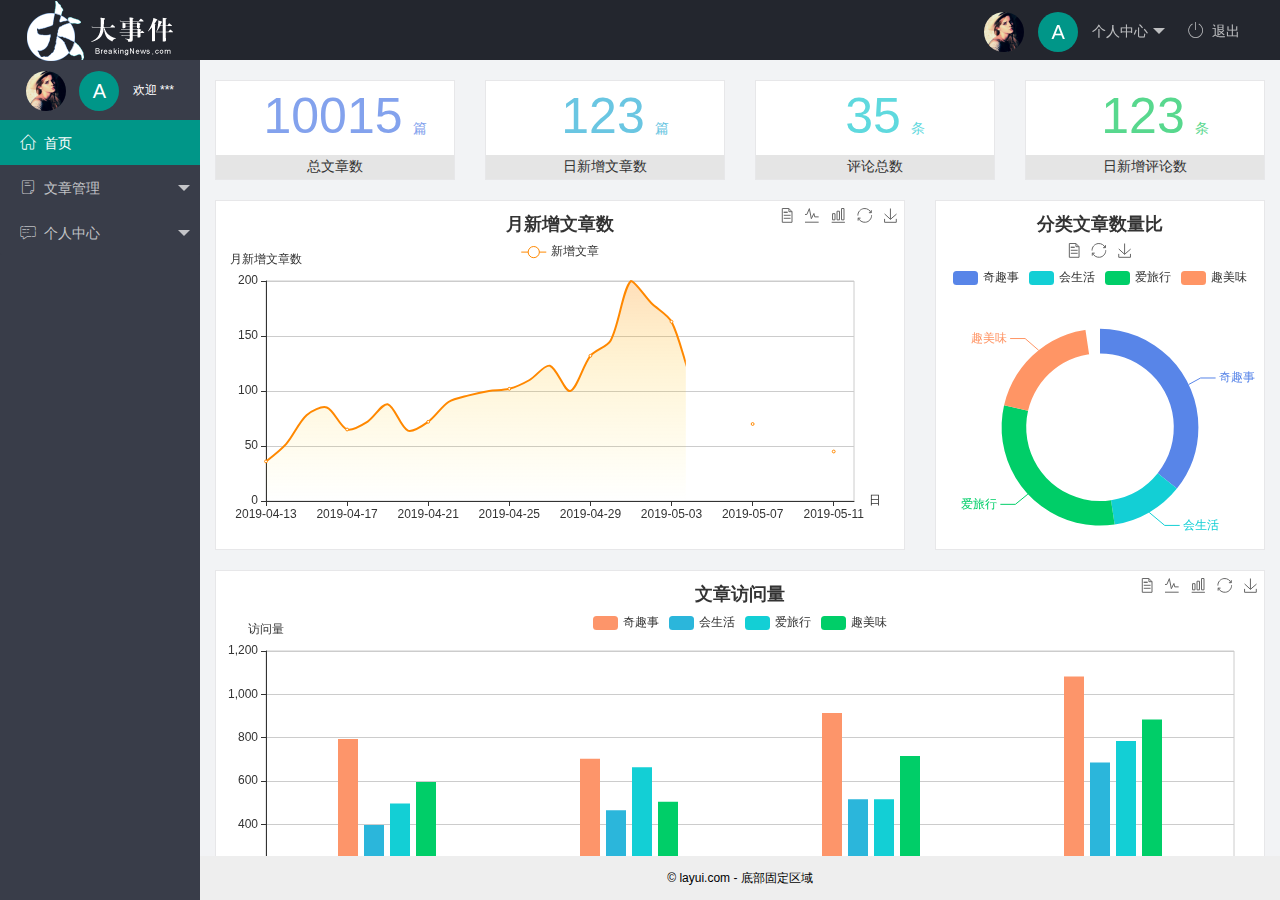
<file: index.html>
<!DOCTYPE html>
<html lang="en">

<head>
    <meta charset="UTF-8">
    <meta name="viewport" content="width=device-width, initial-scale=1.0">
    <title>大事件后台</title>
    <!-- 导入layui.css -->
    <link rel="stylesheet" href="./assets/lib/layui/css/layui.css">
    <!-- 导入字体图标 -->
    <link rel="stylesheet" href="./assets/fonts/iconfont.css">
    <!-- 导入index.css -->
    <link rel="stylesheet" href="./assets/css/index.css">
</head>

<body class="layui-layout-body">
    <div class="layui-layout layui-layout-admin">
        <div class="layui-header">
            <div class="layui-logo"><img src="./assets/images/logo.png" alt=""></div>
            <!-- 头部区域（可配合layui已有的水平导航） -->
            <ul class="layui-nav layui-layout-right">
                <li class="layui-nav-item">
                    <!-- 顶部头像区域 -->
                    <a href="javascript:;">
                        <img src="/assets/images/sample.jpg" class="layui-nav-img">
                        <span class="user-avatar">A</span>
                        个人中心
                    </a>
                    <dl class="layui-nav-child">
                        <dd><a href="">基本资料</a></dd>
                        <dd><a href="">更换头像</a></dd>
                        <dd><a href="">重置密码</a></dd>
                    </dl>
                </li>
                <li class="layui-nav-item"><a href="javascript:;" id="btnLogout"><span
                            class="iconfont icon-tuichu"></span>退出</a></li>
            </ul>
        </div>

        <div class="layui-side layui-bg-black">
            <div class="layui-side-scroll">
                <div class="userinfo">
                    <img src="/assets/images/sample.jpg" class="layui-nav-img">
                    <span class="user-avatar">A</span>
                    <span id="welcome">欢迎 ***</span>
                </div>
                <!-- 左侧导航区域（可配合layui已有的垂直导航） -->
                <ul class="layui-nav layui-nav-tree" lay-shrink="all">
                    <li class="layui-nav-item layui-this">
                        <a href="/home/dashboard.html" target="fm"> <span class="iconfont icon-home"></span>首页</a></li>
                    <li class="layui-nav-item">
                        <a class="" href="javascript:;"><span class="iconfont icon-16"></span>文章管理</a>
                        <dl class="layui-nav-child">
                            <dd><a href="javascript:;"><i class="layui-icon layui-icon-app"></i>文章类别</a></dd>
                            <dd><a href="javascript:;"><i class="layui-icon layui-icon-app"></i>文章列表</a></dd>
                            <dd><a href="javascript:;"><i class="layui-icon layui-icon-app"></i>发布文章</a></dd>
                        </dl>
                    </li>
                    <li class="layui-nav-item">
                        <a href="javascript:;"> <span class="iconfont icon-pinglun"></span>个人中心</a>
                        <dl class="layui-nav-child">
                            <dd><a href="javascript:;"><i class="layui-icon layui-icon-app"></i>基本资料</a></dd>
                            <dd><a href="javascript:;"><i class="layui-icon layui-icon-app"></i>更换头像</a></dd>
                            <dd><a href="javascript:;"><i class="layui-icon layui-icon-app"></i>重置密码</a></dd>

                        </dl>
                    </li>

                </ul>
            </div>
        </div>

        <div class="layui-body">
            <!-- 内容主体区域 -->
            <iframe name="fm" src="/home/dashboard.html" frameborder="0"></iframe>
        </div>

        <div class="layui-footer">
            <!-- 底部固定区域 -->
            © layui.com - 底部固定区域
        </div>
    </div>
    <!-- 引入layui.all.js -->
    <script src="./assets/lib/layui/layui.all.js"></script>
    <!-- 引入jquery.js -->
    <script src="./assets/lib/jquery.js"></script>
    <!-- 引入baseAPI.js -->
    <script src="./assets/js/baseAPI.js"></script>
    <!-- 引入login.js-->
    <script src="./assets/js/index.js"></script>
</body>

</html>
</file>
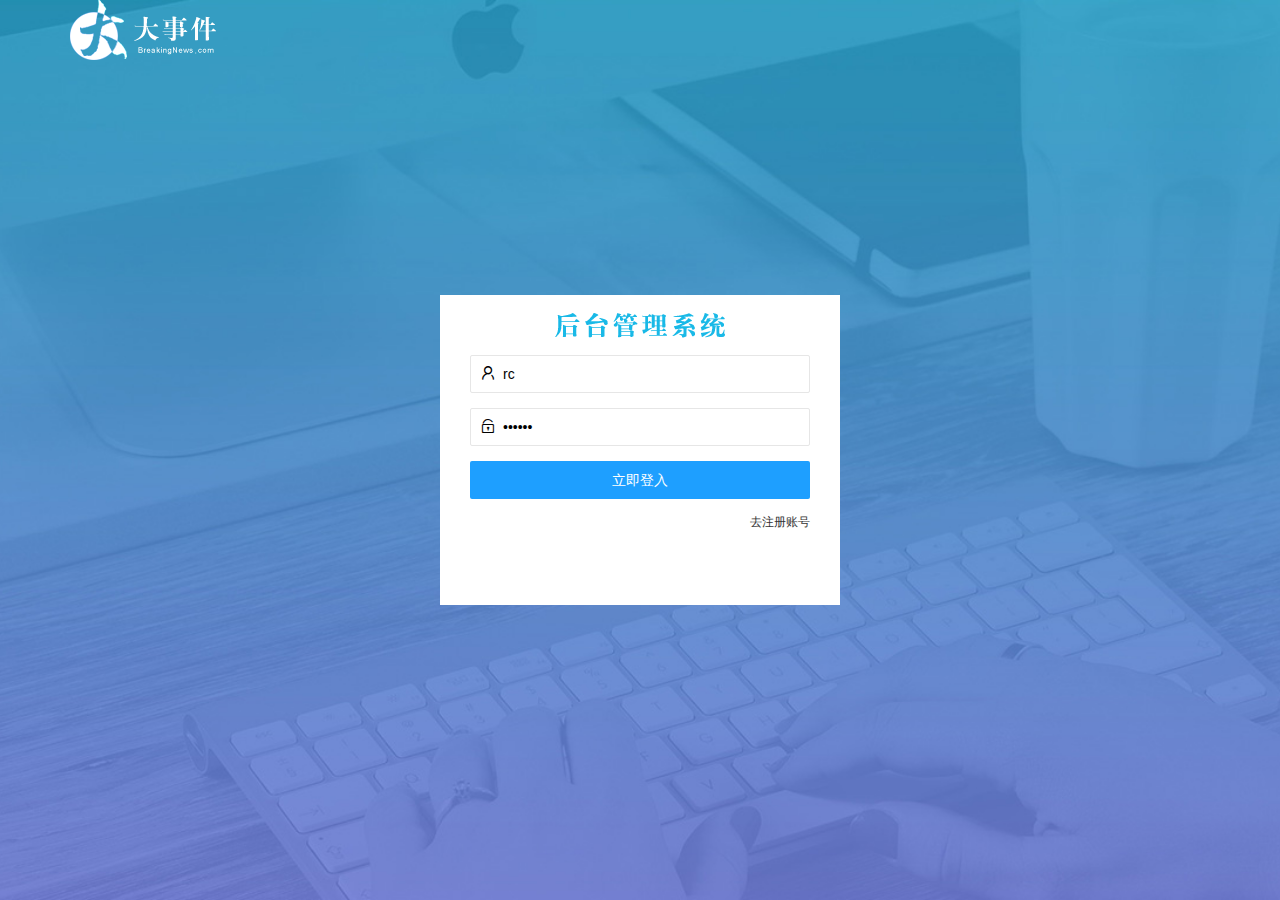
<file: login.html>
<!DOCTYPE html>
<html lang="en">

<head>
    <meta charset="UTF-8">
    <meta name="viewport" content="width=device-width, initial-scale=1.0">
    <title>大事件-登入/注册事件</title>
    <link rel="stylesheet" href="./assets/lib/layui/css/layui.css">
    <link rel="stylesheet" href="./assets/css/login.css">
</head>

<body>
    <!-- 顶部logo -->
    <div class="layui-main">
        <img src="./assets/images/logo.png" alt="">
    </div>
    <!-- 注册和登入区域 -->
    <div class="loginAndregBox">
        <!-- 登入注册标题 -->
        <div class="titleBox"></div>
        <!-- 登入区域 -->
        <div class="login-box">
            <!-- 登入表单 -->
            <form class="layui-form" id="form_login">
                <!-- 登入框 -->
                <div class="layui-form-item">
                    <i class="layui-icon layui-icon-username"></i>
                    <input value="rc" type="text" name="username" required lay-verify="required" placeholder="请输入用户名"
                        autocomplete="off" class="layui-input">
                </div>

                <!-- 密码框 -->
                <div class="layui-form-item">
                    <i class="layui-icon layui-icon-password"></i>
                    <input value="980518" type="password" name="password" required lay-verify="required|pwd"
                        placeholder="请输入密码" autocomplete="off" class="layui-input">
                </div>
                <!-- 按钮框 -->
                <div class="layui-form-item">
                    <button class="layui-btn layui-btn-fluid layui-btn-normal" lay-submit>立即登入</button>
                </div>
                <!-- a链接 -->
                <div class="layui-form-item links">
                    <a href="javascript:;" id="link_reg">去注册账号</a>
                </div>
            </form>

        </div>
        <!-- 注册区域 -->
        <div class="reg-box" style="display: none;">
            <form class="layui-form" action="" id="form_reg">
                <!-- 注册框 -->
                <div class="layui-form-item">
                    <i class="layui-icon layui-icon-username"></i>
                    <input type="text" name="username" required lay-verify="required" placeholder="请输入用户名"
                        autocomplete="off" class="layui-input">
                </div>

                <!-- 密码框 -->
                <div class="layui-form-item">
                    <i class="layui-icon layui-icon-password"></i>
                    <input type="password" name="password" required lay-verify="required|pwd" placeholder="请输入密码"
                        autocomplete="off" class="layui-input">
                </div>
                <!-- 确认密码 -->
                <div class="layui-form-item">
                    <i class="layui-icon layui-icon-password"></i>
                    <input type="password" name="repassword" required lay-verify="required|pwd|repwd"
                        placeholder="再次确认密码" autocomplete="off" class="layui-input">
                </div>
                <!-- 按钮框 -->
                <div class="layui-form-item">
                    <button class="layui-btn layui-btn-fluid layui-btn-normal" lay-submit>立即提交</button>
                </div>
                <!-- a链接 -->
                <div class="layui-form-item links">
                    <a href="javascript:;" id="link_login">去登录</a>
                </div>
            </form>

        </div>
    </div>

    <!-- 引入layui.all.js -->
    <script src="./assets/lib/layui/layui.all.js"></script>
    <!-- 引入jq -->
    <script src="./assets/lib/jquery.js"></script>
    <!-- 引入baseAPI -->
    <script src="./assets/js/baseAPI.js"></script>
    <!-- 引入js -->
    <script src="./assets/js/login.js"></script>
</body>

</html>
</file>
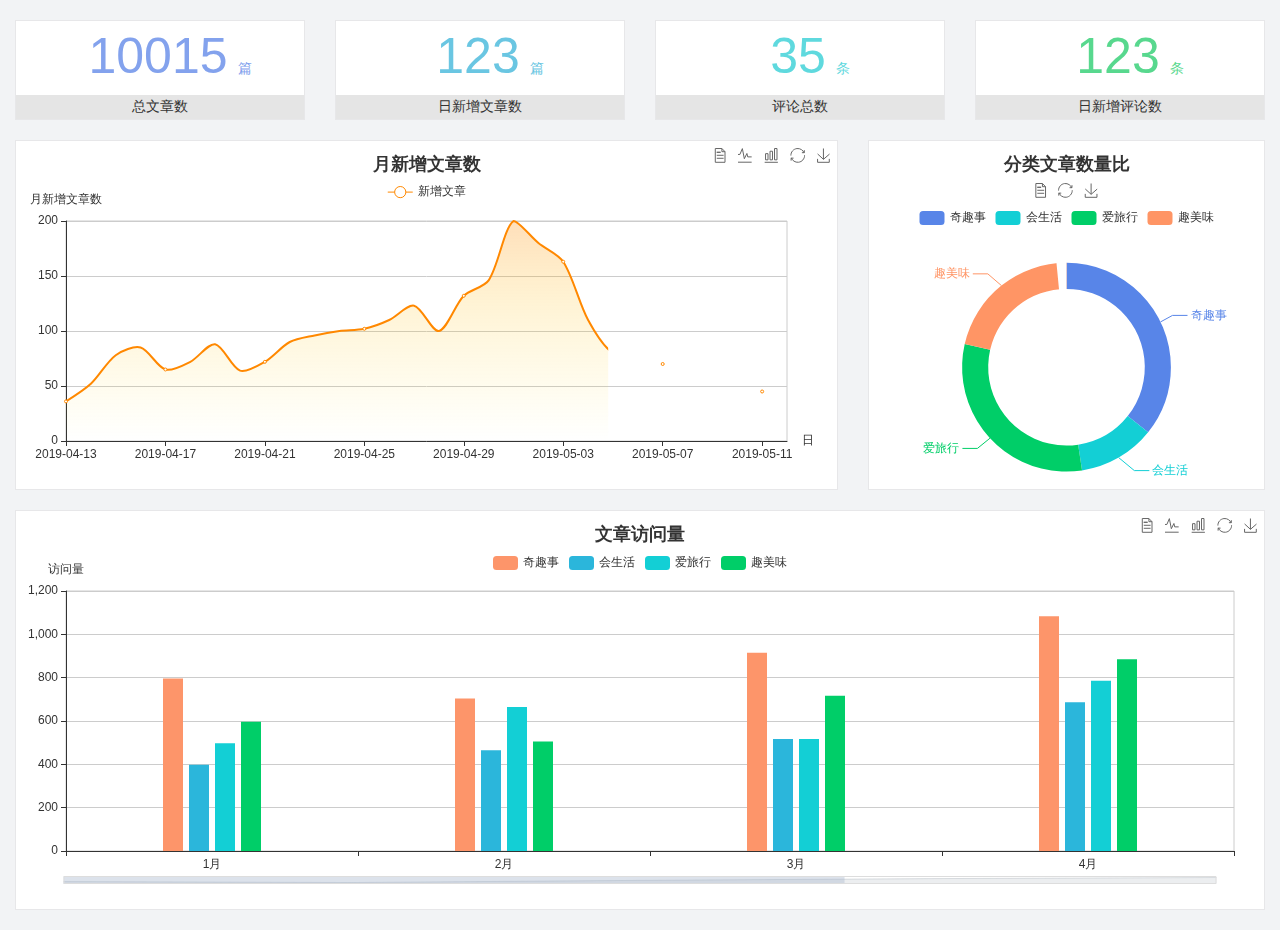
<file: home/dashboard.html>
<!DOCTYPE html>
<html lang="en">

<head>
  <meta charset="UTF-8">
  <meta name="viewport" content="width=device-width, initial-scale=1.0">
  <meta http-equiv="X-UA-Compatible" content="ie=edge">
  <title>图表统计</title>
  <link rel="stylesheet" href="../../assets/lib/bootstrap.css" />
  <link rel="stylesheet" href="../../assets/lib/main.css" />
  <script src="../../assets/lib/jquery.js"></script>
  <script type="text/javascript" src="../../assets/lib/echarts.min.js"></script>
</head>

<body>
  <div class="container-fluid">
    <div class="row spannel_list">
      <div class="col-sm-3 col-xs-6">
        <div class="spannel">
          <em>10015</em><span>篇</span>
          <b>总文章数</b>
        </div>
      </div>
      <div class="col-sm-3 col-xs-6">
        <div class="spannel scolor01">
          <em>123</em><span>篇</span>
          <b>日新增文章数</b>
        </div>
      </div>
      <div class="col-sm-3 col-xs-6">
        <div class="spannel scolor02">
          <em>35</em><span>条</span>
          <b>评论总数</b>
        </div>
      </div>
      <div class="col-sm-3 col-xs-6">
        <div class="spannel scolor03">
          <em>123</em><span>条</span>
          <b>日新增评论数</b>
        </div>
      </div>
    </div>
  </div>

  <div class="container-fluid">
    <div class="row curve-pie">
      <div class="col-lg-8 col-md-8">
        <div class="gragh_pannel" id="curve_show"></div>
      </div>
      <div class="col-lg-4 col-md-4">
        <div class="gragh_pannel" id="pie_show"></div>
      </div>
    </div>
  </div>

  <div class="container-fluid">
    <div class="column_pannel" id="column_show"></div>
  </div>

  <script>
    var oChart = echarts.init(document.getElementById('curve_show'));
    var aList_all = [
      { 'count': 36, 'date': '2019-04-13' },
      { 'count': 52, 'date': '2019-04-14' },
      { 'count': 78, 'date': '2019-04-15' },
      { 'count': 85, 'date': '2019-04-16' },
      { 'count': 65, 'date': '2019-04-17' },
      { 'count': 72, 'date': '2019-04-18' },
      { 'count': 88, 'date': '2019-04-19' },
      { 'count': 64, 'date': '2019-04-20' },
      { 'count': 72, 'date': '2019-04-21' },
      { 'count': 90, 'date': '2019-04-22' },
      { 'count': 96, 'date': '2019-04-23' },
      { 'count': 100, 'date': '2019-04-24' },
      { 'count': 102, 'date': '2019-04-25' },
      { 'count': 110, 'date': '2019-04-26' },
      { 'count': 123, 'date': '2019-04-27' },
      { 'count': 100, 'date': '2019-04-28' },
      { 'count': 132, 'date': '2019-04-29' },
      { 'count': 146, 'date': '2019-04-30' },
      { 'count': 200, 'date': '2019-05-01' },
      { 'count': 180, 'date': '2019-05-02' },
      { 'count': 163, 'date': '2019-05-03' },
      { 'count': 110, 'date': '2019-05-04' },
      { 'count': 80, 'date': '2019-05-05' },
      { 'count': 82, 'date': '2019-05-06' },
      { 'count': 70, 'date': '2019-05-07' },
      { 'count': 65, 'date': '2019-05-08' },
      { 'count': 54, 'date': '2019-05-09' },
      { 'count': 40, 'date': '2019-05-10' },
      { 'count': 45, 'date': '2019-05-11' },
      { 'count': 38, 'date': '2019-05-12' },
    ];

    let aCount = [];
    let aDate = [];

    for (var i = 0; i < aList_all.length; i++) {
      aCount.push(aList_all[i].count);
      aDate.push(aList_all[i].date);
    }

    var chartopt = {
      title: {
        text: '月新增文章数',
        left: 'center',
        top: '10'
      },
      tooltip: {
        trigger: 'axis'
      },
      legend: {
        data: ['新增文章'],
        top: '40'
      },
      toolbox: {
        show: true,
        feature: {
          mark: { show: true },
          dataView: { show: true, readOnly: false },
          magicType: { show: true, type: ['line', 'bar'] },
          restore: { show: true },
          saveAsImage: { show: true }
        }
      },
      calculable: true,
      xAxis: [
        {
          name: '日',
          type: 'category',
          boundaryGap: false,
          data: aDate
        }
      ],
      yAxis: [
        {
          name: '月新增文章数',
          type: 'value'
        }
      ],
      series: [
        {
          name: '新增文章',
          type: 'line',
          smooth: true,
          itemStyle: { normal: { areaStyle: { type: 'default' }, color: '#f80' }, lineStyle: { color: '#f80' } },
          data: aCount
        }],
      areaStyle: {
        normal: {
          color: new echarts.graphic.LinearGradient(0, 0, 0, 1, [{
            offset: 0,
            color: 'rgba(255,136,0,0.39)'
          }, {
            offset: .34,
            color: 'rgba(255,180,0,0.25)'
          }, {
            offset: 1,
            color: 'rgba(255,222,0,0.00)'
          }])

        }
      },
      grid: {
        show: true,
        x: 50,
        x2: 50,
        y: 80,
        height: 220
      }
    };

    oChart.setOption(chartopt);


    var oPie = echarts.init(document.getElementById('pie_show'));
    var oPieopt =
    {
      title: {
        top: 10,
        text: '分类文章数量比',
        x: 'center'
      },
      tooltip: {
        trigger: 'item',
        formatter: "{a} <br/>{b} : {c} ({d}%)"
      },
      color: ['#5885e8', '#13cfd5', '#00ce68', '#ff9565'],
      legend: {
        x: 'center',
        top: 65,
        data: ['奇趣事', '会生活', '爱旅行', '趣美味']
      },
      toolbox: {
        show: true,
        x: 'center',
        top: 35,
        feature: {
          mark: { show: true },
          dataView: { show: true, readOnly: false },
          magicType: {
            show: true,
            type: ['pie', 'funnel'],
            option: {
              funnel: {
                x: '25%',
                width: '50%',
                funnelAlign: 'left',
                max: 1548
              }
            }
          },
          restore: { show: true },
          saveAsImage: { show: true }
        }
      },
      calculable: true,
      series: [
        {
          name: '访问来源',
          type: 'pie',
          radius: ['45%', '60%'],
          center: ['50%', '65%'],
          data: [
            { value: 300, name: '奇趣事' },
            { value: 100, name: '会生活' },
            { value: 260, name: '爱旅行' },
            { value: 180, name: '趣美味' }
          ]
        }
      ]
    };
    oPie.setOption(oPieopt);



    var oColumn = this.echarts.init(document.getElementById('column_show'));
    var oColumnopt =
    {
      title: {
        text: '文章访问量',
        left: 'center',
        top: '10'
      },
      tooltip: {
        trigger: 'axis'
      },
      legend: {
        data: ['奇趣事', '会生活', '爱旅行', '趣美味'],
        top: '40'
      },
      toolbox: {
        show: true,
        feature: {
          mark: { show: true },
          dataView: { show: true, readOnly: false },
          magicType: { show: true, type: ['line', 'bar'] },
          restore: { show: true },
          saveAsImage: { show: true }
        }
      },
      calculable: true,
      xAxis: [
        {
          type: 'category',
          data: ['1月', '2月', '3月', '4月', '5月']
        }
      ],
      yAxis: [
        {
          name: '访问量',
          type: 'value'
        }
      ],
      series: [
        {
          name: '奇趣事',
          type: 'bar',
          barWidth: 20,
          itemStyle: {
            normal: { areaStyle: { type: 'default' }, color: '#fd956a' }
          },
          data: [800, 708, 920, 1090, 1200]
        },
        {
          name: '会生活',
          type: 'bar',
          barWidth: 20,
          itemStyle: {
            normal: { areaStyle: { type: 'default' }, color: '#2bb6db' }
          },
          data: [400, 468, 520, 690, 800]
        },
        {
          name: '爱旅行',
          type: 'bar',
          barWidth: 20,
          itemStyle: {
            normal: { areaStyle: { type: 'default' }, color: '#13cfd5' }
          },
          data: [500, 668, 520, 790, 900]
        },
        {
          name: '趣美味',
          type: 'bar',
          barWidth: 20,
          itemStyle: {
            normal: { areaStyle: { type: 'default' }, color: '#00ce68' }
          },
          data: [600, 508, 720, 890, 1000]
        }
      ],
      grid: {
        show: true,
        x: 50,
        x2: 30,
        y: 80,
        height: 260
      },
      dataZoom: [//给x轴设置滚动条
        {
          start: 0,//默认为0
          end: 100 - 1000 / 31,//默认为100
          type: 'slider',
          show: true,
          xAxisIndex: [0],
          handleSize: 0,//滑动条的 左右2个滑动条的大小
          height: 8,//组件高度
          left: 45, //左边的距离
          right: 50,//右边的距离
          bottom: 26,//右边的距离
          handleColor: '#ddd',//h滑动图标的颜色
          handleStyle: {
            borderColor: "#cacaca",
            borderWidth: "1",
            shadowBlur: 2,
            background: "#ddd",
            shadowColor: "#ddd",
          }
        }]
    };
    oColumn.setOption(oColumnopt);
  </script>
</body>

</html>
</file>
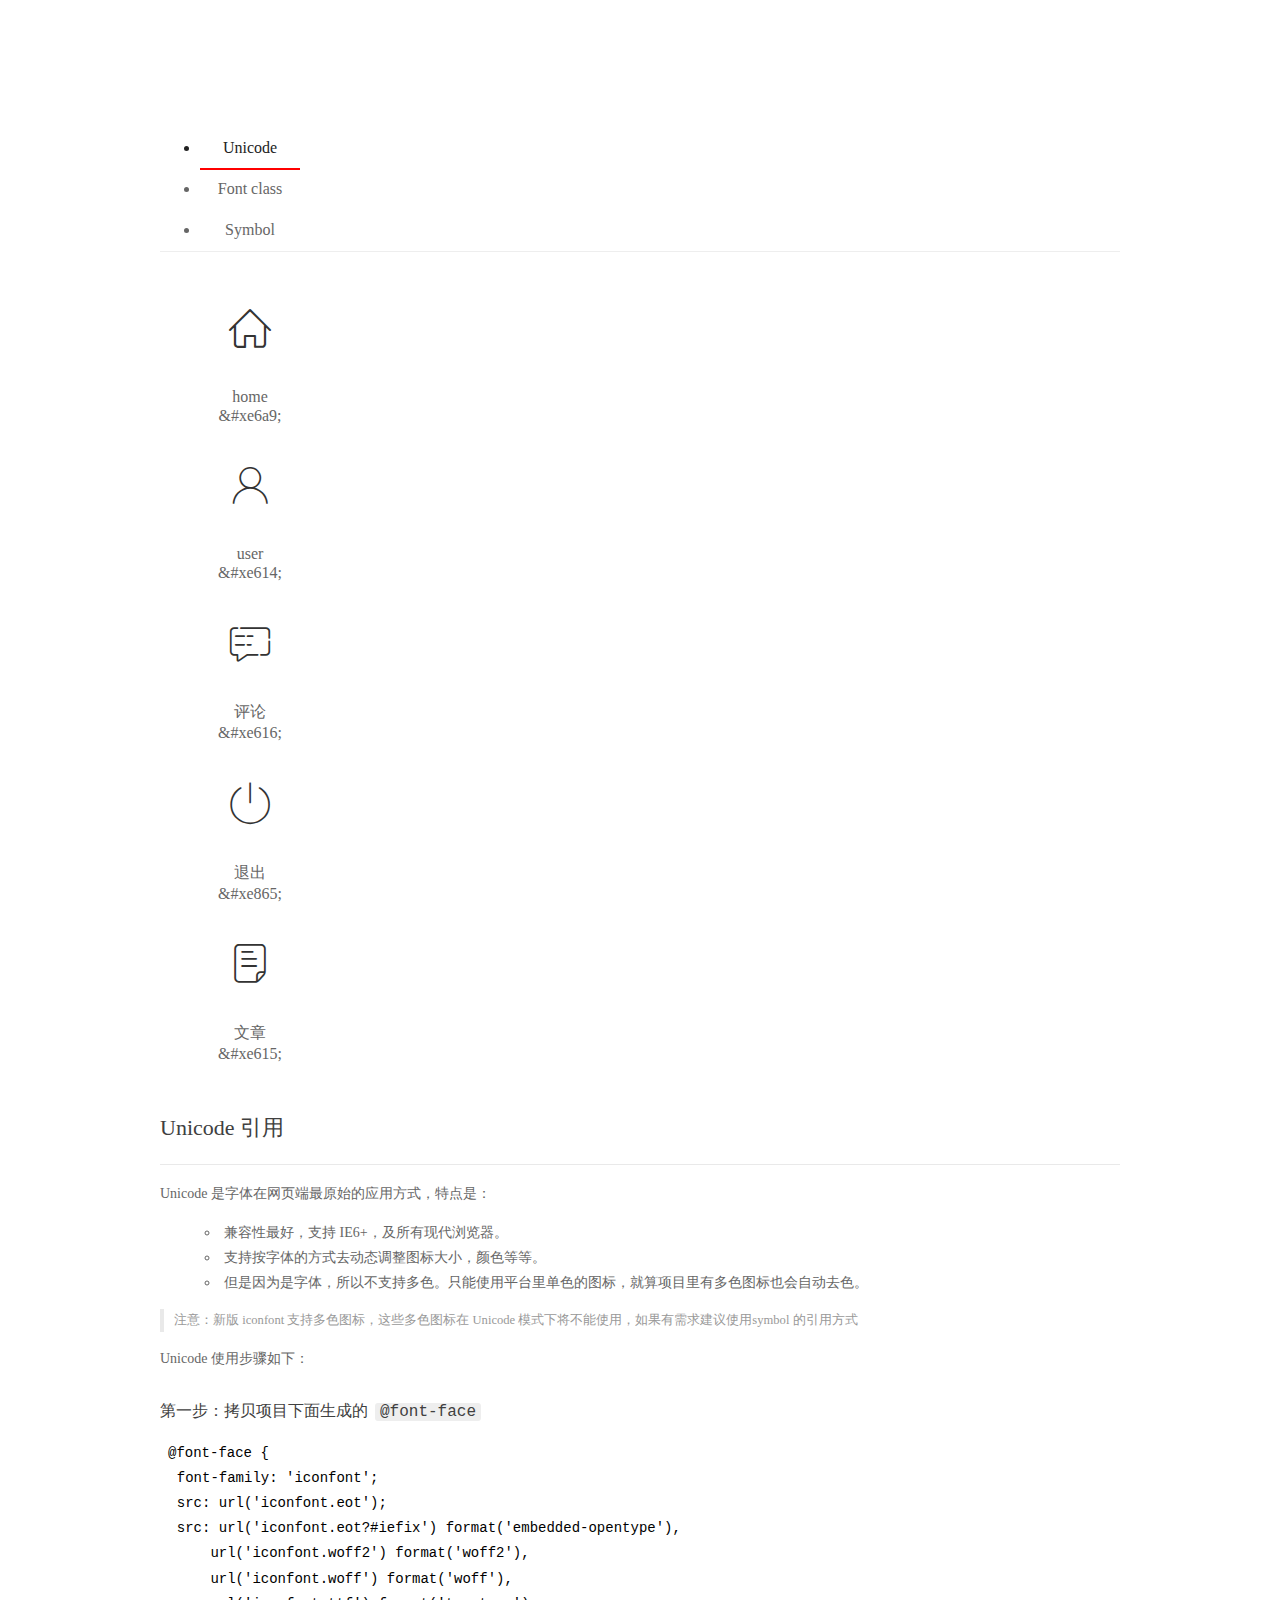
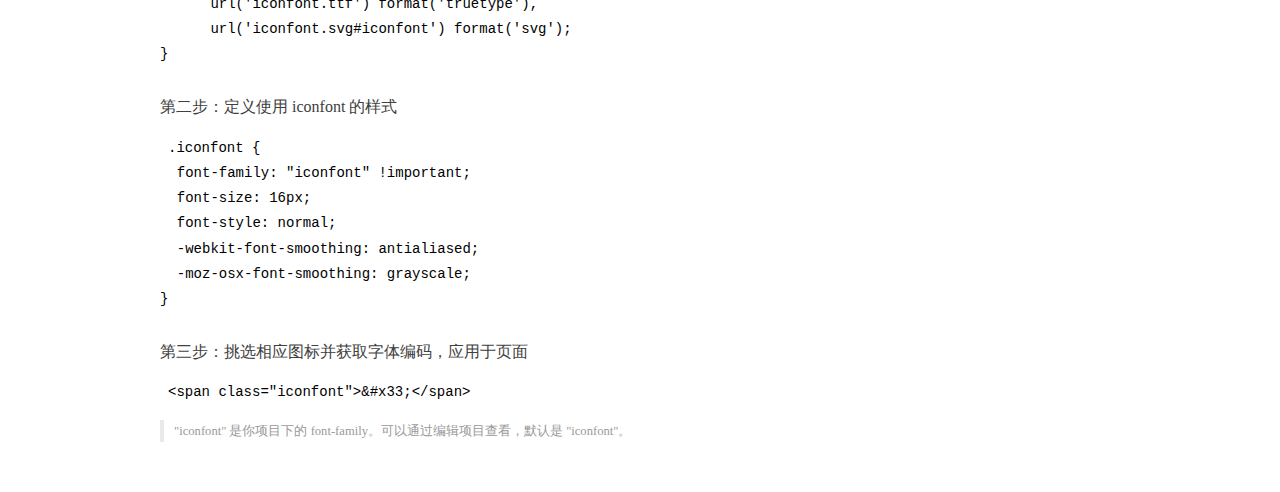
<file: assets/fonts/demo_index.html>
<!DOCTYPE html>
<html>
<head>
  <meta charset="utf-8"/>
  <title>IconFont Demo</title>
  <link rel="shortcut icon" href="https://gtms04.alicdn.com/tps/i4/TB1_oz6GVXXXXaFXpXXJDFnIXXX-64-64.ico" type="image/x-icon"/>
  <link rel="stylesheet" href="https://g.alicdn.com/thx/cube/1.3.2/cube.min.css">
  <link rel="stylesheet" href="demo.css">
  <link rel="stylesheet" href="iconfont.css">
  <script src="iconfont.js"></script>
  <!-- jQuery -->
  <script src="https://a1.alicdn.com/oss/uploads/2018/12/26/7bfddb60-08e8-11e9-9b04-53e73bb6408b.js"></script>
  <!-- 代码高亮 -->
  <script src="https://a1.alicdn.com/oss/uploads/2018/12/26/a3f714d0-08e6-11e9-8a15-ebf944d7534c.js"></script>
</head>
<body>
  <div class="main">
    <h1 class="logo"><a href="https://www.iconfont.cn/" title="iconfont 首页" target="_blank">&#xe86b;</a></h1>
    <div class="nav-tabs">
      <ul id="tabs" class="dib-box">
        <li class="dib active"><span>Unicode</span></li>
        <li class="dib"><span>Font class</span></li>
        <li class="dib"><span>Symbol</span></li>
      </ul>
      
    </div>
    <div class="tab-container">
      <div class="content unicode" style="display: block;">
          <ul class="icon_lists dib-box">
          
            <li class="dib">
              <span class="icon iconfont">&#xe6a9;</span>
                <div class="name">home</div>
                <div class="code-name">&amp;#xe6a9;</div>
              </li>
          
            <li class="dib">
              <span class="icon iconfont">&#xe614;</span>
                <div class="name">user</div>
                <div class="code-name">&amp;#xe614;</div>
              </li>
          
            <li class="dib">
              <span class="icon iconfont">&#xe616;</span>
                <div class="name">评论</div>
                <div class="code-name">&amp;#xe616;</div>
              </li>
          
            <li class="dib">
              <span class="icon iconfont">&#xe865;</span>
                <div class="name">退出</div>
                <div class="code-name">&amp;#xe865;</div>
              </li>
          
            <li class="dib">
              <span class="icon iconfont">&#xe615;</span>
                <div class="name">文章</div>
                <div class="code-name">&amp;#xe615;</div>
              </li>
          
          </ul>
          <div class="article markdown">
          <h2 id="unicode-">Unicode 引用</h2>
          <hr>

          <p>Unicode 是字体在网页端最原始的应用方式，特点是：</p>
          <ul>
            <li>兼容性最好，支持 IE6+，及所有现代浏览器。</li>
            <li>支持按字体的方式去动态调整图标大小，颜色等等。</li>
            <li>但是因为是字体，所以不支持多色。只能使用平台里单色的图标，就算项目里有多色图标也会自动去色。</li>
          </ul>
          <blockquote>
            <p>注意：新版 iconfont 支持多色图标，这些多色图标在 Unicode 模式下将不能使用，如果有需求建议使用symbol 的引用方式</p>
          </blockquote>
          <p>Unicode 使用步骤如下：</p>
          <h3 id="-font-face">第一步：拷贝项目下面生成的 <code>@font-face</code></h3>
<pre><code class="language-css"
>@font-face {
  font-family: 'iconfont';
  src: url('iconfont.eot');
  src: url('iconfont.eot?#iefix') format('embedded-opentype'),
      url('iconfont.woff2') format('woff2'),
      url('iconfont.woff') format('woff'),
      url('iconfont.ttf') format('truetype'),
      url('iconfont.svg#iconfont') format('svg');
}
</code></pre>
          <h3 id="-iconfont-">第二步：定义使用 iconfont 的样式</h3>
<pre><code class="language-css"
>.iconfont {
  font-family: "iconfont" !important;
  font-size: 16px;
  font-style: normal;
  -webkit-font-smoothing: antialiased;
  -moz-osx-font-smoothing: grayscale;
}
</code></pre>
          <h3 id="-">第三步：挑选相应图标并获取字体编码，应用于页面</h3>
<pre>
<code class="language-html"
>&lt;span class="iconfont"&gt;&amp;#x33;&lt;/span&gt;
</code></pre>
          <blockquote>
            <p>"iconfont" 是你项目下的 font-family。可以通过编辑项目查看，默认是 "iconfont"。</p>
          </blockquote>
          </div>
      </div>
      <div class="content font-class">
        <ul class="icon_lists dib-box">
          
          <li class="dib">
            <span class="icon iconfont icon-home"></span>
            <div class="name">
              home
            </div>
            <div class="code-name">.icon-home
            </div>
          </li>
          
          <li class="dib">
            <span class="icon iconfont icon-user"></span>
            <div class="name">
              user
            </div>
            <div class="code-name">.icon-user
            </div>
          </li>
          
          <li class="dib">
            <span class="icon iconfont icon-pinglun"></span>
            <div class="name">
              评论
            </div>
            <div class="code-name">.icon-pinglun
            </div>
          </li>
          
          <li class="dib">
            <span class="icon iconfont icon-tuichu"></span>
            <div class="name">
              退出
            </div>
            <div class="code-name">.icon-tuichu
            </div>
          </li>
          
          <li class="dib">
            <span class="icon iconfont icon-16"></span>
            <div class="name">
              文章
            </div>
            <div class="code-name">.icon-16
            </div>
          </li>
          
        </ul>
        <div class="article markdown">
        <h2 id="font-class-">font-class 引用</h2>
        <hr>

        <p>font-class 是 Unicode 使用方式的一种变种，主要是解决 Unicode 书写不直观，语意不明确的问题。</p>
        <p>与 Unicode 使用方式相比，具有如下特点：</p>
        <ul>
          <li>兼容性良好，支持 IE8+，及所有现代浏览器。</li>
          <li>相比于 Unicode 语意明确，书写更直观。可以很容易分辨这个 icon 是什么。</li>
          <li>因为使用 class 来定义图标，所以当要替换图标时，只需要修改 class 里面的 Unicode 引用。</li>
          <li>不过因为本质上还是使用的字体，所以多色图标还是不支持的。</li>
        </ul>
        <p>使用步骤如下：</p>
        <h3 id="-fontclass-">第一步：引入项目下面生成的 fontclass 代码：</h3>
<pre><code class="language-html">&lt;link rel="stylesheet" href="./iconfont.css"&gt;
</code></pre>
        <h3 id="-">第二步：挑选相应图标并获取类名，应用于页面：</h3>
<pre><code class="language-html">&lt;span class="iconfont icon-xxx"&gt;&lt;/span&gt;
</code></pre>
        <blockquote>
          <p>"
            iconfont" 是你项目下的 font-family。可以通过编辑项目查看，默认是 "iconfont"。</p>
        </blockquote>
      </div>
      </div>
      <div class="content symbol">
          <ul class="icon_lists dib-box">
          
            <li class="dib">
                <svg class="icon svg-icon" aria-hidden="true">
                  <use xlink:href="#icon-home"></use>
                </svg>
                <div class="name">home</div>
                <div class="code-name">#icon-home</div>
            </li>
          
            <li class="dib">
                <svg class="icon svg-icon" aria-hidden="true">
                  <use xlink:href="#icon-user"></use>
                </svg>
                <div class="name">user</div>
                <div class="code-name">#icon-user</div>
            </li>
          
            <li class="dib">
                <svg class="icon svg-icon" aria-hidden="true">
                  <use xlink:href="#icon-pinglun"></use>
                </svg>
                <div class="name">评论</div>
                <div class="code-name">#icon-pinglun</div>
            </li>
          
            <li class="dib">
                <svg class="icon svg-icon" aria-hidden="true">
                  <use xlink:href="#icon-tuichu"></use>
                </svg>
                <div class="name">退出</div>
                <div class="code-name">#icon-tuichu</div>
            </li>
          
            <li class="dib">
                <svg class="icon svg-icon" aria-hidden="true">
                  <use xlink:href="#icon-16"></use>
                </svg>
                <div class="name">文章</div>
                <div class="code-name">#icon-16</div>
            </li>
          
          </ul>
          <div class="article markdown">
          <h2 id="symbol-">Symbol 引用</h2>
          <hr>

          <p>这是一种全新的使用方式，应该说这才是未来的主流，也是平台目前推荐的用法。相关介绍可以参考这篇<a href="">文章</a>
            这种用法其实是做了一个 SVG 的集合，与另外两种相比具有如下特点：</p>
          <ul>
            <li>支持多色图标了，不再受单色限制。</li>
            <li>通过一些技巧，支持像字体那样，通过 <code>font-size</code>, <code>color</code> 来调整样式。</li>
            <li>兼容性较差，支持 IE9+，及现代浏览器。</li>
            <li>浏览器渲染 SVG 的性能一般，还不如 png。</li>
          </ul>
          <p>使用步骤如下：</p>
          <h3 id="-symbol-">第一步：引入项目下面生成的 symbol 代码：</h3>
<pre><code class="language-html">&lt;script src="./iconfont.js"&gt;&lt;/script&gt;
</code></pre>
          <h3 id="-css-">第二步：加入通用 CSS 代码（引入一次就行）：</h3>
<pre><code class="language-html">&lt;style&gt;
.icon {
  width: 1em;
  height: 1em;
  vertical-align: -0.15em;
  fill: currentColor;
  overflow: hidden;
}
&lt;/style&gt;
</code></pre>
          <h3 id="-">第三步：挑选相应图标并获取类名，应用于页面：</h3>
<pre><code class="language-html">&lt;svg class="icon" aria-hidden="true"&gt;
  &lt;use xlink:href="#icon-xxx"&gt;&lt;/use&gt;
&lt;/svg&gt;
</code></pre>
          </div>
      </div>

    </div>
  </div>
  <script>
  $(document).ready(function () {
      $('.tab-container .content:first').show()

      $('#tabs li').click(function (e) {
        var tabContent = $('.tab-container .content')
        var index = $(this).index()

        if ($(this).hasClass('active')) {
          return
        } else {
          $('#tabs li').removeClass('active')
          $(this).addClass('active')

          tabContent.hide().eq(index).fadeIn()
        }
      })
    })
  </script>
</body>
</html>
</file>
<file: assets/lib/layui/css/layui.css>
/** layui-v2.5.5 MIT License By https://www.layui.com */
 .layui-inline,img{display:inline-block;vertical-align:middle}h1,h2,h3,h4,h5,h6{font-weight:400}.layui-edge,.layui-header,.layui-inline,.layui-main{position:relative}.layui-body,.layui-edge,.layui-elip{overflow:hidden}.layui-btn,.layui-edge,.layui-inline,img{vertical-align:middle}.layui-btn,.layui-disabled,.layui-icon,.layui-unselect{-moz-user-select:none;-webkit-user-select:none;-ms-user-select:none}.layui-elip,.layui-form-checkbox span,.layui-form-pane .layui-form-label{text-overflow:ellipsis;white-space:nowrap}.layui-breadcrumb,.layui-tree-btnGroup{visibility:hidden}blockquote,body,button,dd,div,dl,dt,form,h1,h2,h3,h4,h5,h6,input,li,ol,p,pre,td,textarea,th,ul{margin:0;padding:0;-webkit-tap-highlight-color:rgba(0,0,0,0)}a:active,a:hover{outline:0}img{border:none}li{list-style:none}table{border-collapse:collapse;border-spacing:0}h4,h5,h6{font-size:100%}button,input,optgroup,option,select,textarea{font-family:inherit;font-size:inherit;font-style:inherit;font-weight:inherit;outline:0}pre{white-space:pre-wrap;white-space:-moz-pre-wrap;white-space:-pre-wrap;white-space:-o-pre-wrap;word-wrap:break-word}body{line-height:24px;font:14px Helvetica Neue,Helvetica,PingFang SC,Tahoma,Arial,sans-serif}hr{height:1px;margin:10px 0;border:0;clear:both}a{color:#333;text-decoration:none}a:hover{color:#777}a cite{font-style:normal;*cursor:pointer}.layui-border-box,.layui-border-box *{box-sizing:border-box}.layui-box,.layui-box *{box-sizing:content-box}.layui-clear{clear:both;*zoom:1}.layui-clear:after{content:'\20';clear:both;*zoom:1;display:block;height:0}.layui-inline{*display:inline;*zoom:1}.layui-edge{display:inline-block;width:0;height:0;border-width:6px;border-style:dashed;border-color:transparent}.layui-edge-top{top:-4px;border-bottom-color:#999;border-bottom-style:solid}.layui-edge-right{border-left-color:#999;border-left-style:solid}.layui-edge-bottom{top:2px;border-top-color:#999;border-top-style:solid}.layui-edge-left{border-right-color:#999;border-right-style:solid}.layui-disabled,.layui-disabled:hover{color:#d2d2d2!important;cursor:not-allowed!important}.layui-circle{border-radius:100%}.layui-show{display:block!important}.layui-hide{display:none!important}@font-face{font-family:layui-icon;src:url(../font/iconfont.eot?v=250);src:url(../font/iconfont.eot?v=250#iefix) format('embedded-opentype'),url(../font/iconfont.woff2?v=250) format('woff2'),url(../font/iconfont.woff?v=250) format('woff'),url(../font/iconfont.ttf?v=250) format('truetype'),url(../font/iconfont.svg?v=250#layui-icon) format('svg')}.layui-icon{font-family:layui-icon!important;font-size:16px;font-style:normal;-webkit-font-smoothing:antialiased;-moz-osx-font-smoothing:grayscale}.layui-icon-reply-fill:before{content:"\e611"}.layui-icon-set-fill:before{content:"\e614"}.layui-icon-menu-fill:before{content:"\e60f"}.layui-icon-search:before{content:"\e615"}.layui-icon-share:before{content:"\e641"}.layui-icon-set-sm:before{content:"\e620"}.layui-icon-engine:before{content:"\e628"}.layui-icon-close:before{content:"\1006"}.layui-icon-close-fill:before{content:"\1007"}.layui-icon-chart-screen:before{content:"\e629"}.layui-icon-star:before{content:"\e600"}.layui-icon-circle-dot:before{content:"\e617"}.layui-icon-chat:before{content:"\e606"}.layui-icon-release:before{content:"\e609"}.layui-icon-list:before{content:"\e60a"}.layui-icon-chart:before{content:"\e62c"}.layui-icon-ok-circle:before{content:"\1005"}.layui-icon-layim-theme:before{content:"\e61b"}.layui-icon-table:before{content:"\e62d"}.layui-icon-right:before{content:"\e602"}.layui-icon-left:before{content:"\e603"}.layui-icon-cart-simple:before{content:"\e698"}.layui-icon-face-cry:before{content:"\e69c"}.layui-icon-face-smile:before{content:"\e6af"}.layui-icon-survey:before{content:"\e6b2"}.layui-icon-tree:before{content:"\e62e"}.layui-icon-upload-circle:before{content:"\e62f"}.layui-icon-add-circle:before{content:"\e61f"}.layui-icon-download-circle:before{content:"\e601"}.layui-icon-templeate-1:before{content:"\e630"}.layui-icon-util:before{content:"\e631"}.layui-icon-face-surprised:before{content:"\e664"}.layui-icon-edit:before{content:"\e642"}.layui-icon-speaker:before{content:"\e645"}.layui-icon-down:before{content:"\e61a"}.layui-icon-file:before{content:"\e621"}.layui-icon-layouts:before{content:"\e632"}.layui-icon-rate-half:before{content:"\e6c9"}.layui-icon-add-circle-fine:before{content:"\e608"}.layui-icon-prev-circle:before{content:"\e633"}.layui-icon-read:before{content:"\e705"}.layui-icon-404:before{content:"\e61c"}.layui-icon-carousel:before{content:"\e634"}.layui-icon-help:before{content:"\e607"}.layui-icon-code-circle:before{content:"\e635"}.layui-icon-water:before{content:"\e636"}.layui-icon-username:before{content:"\e66f"}.layui-icon-find-fill:before{content:"\e670"}.layui-icon-about:before{content:"\e60b"}.layui-icon-location:before{content:"\e715"}.layui-icon-up:before{content:"\e619"}.layui-icon-pause:before{content:"\e651"}.layui-icon-date:before{content:"\e637"}.layui-icon-layim-uploadfile:before{content:"\e61d"}.layui-icon-delete:before{content:"\e640"}.layui-icon-play:before{content:"\e652"}.layui-icon-top:before{content:"\e604"}.layui-icon-friends:before{content:"\e612"}.layui-icon-refresh-3:before{content:"\e9aa"}.layui-icon-ok:before{content:"\e605"}.layui-icon-layer:before{content:"\e638"}.layui-icon-face-smile-fine:before{content:"\e60c"}.layui-icon-dollar:before{content:"\e659"}.layui-icon-group:before{content:"\e613"}.layui-icon-layim-download:before{content:"\e61e"}.layui-icon-picture-fine:before{content:"\e60d"}.layui-icon-link:before{content:"\e64c"}.layui-icon-diamond:before{content:"\e735"}.layui-icon-log:before{content:"\e60e"}.layui-icon-rate-solid:before{content:"\e67a"}.layui-icon-fonts-del:before{content:"\e64f"}.layui-icon-unlink:before{content:"\e64d"}.layui-icon-fonts-clear:before{content:"\e639"}.layui-icon-triangle-r:before{content:"\e623"}.layui-icon-circle:before{content:"\e63f"}.layui-icon-radio:before{content:"\e643"}.layui-icon-align-center:before{content:"\e647"}.layui-icon-align-right:before{content:"\e648"}.layui-icon-align-left:before{content:"\e649"}.layui-icon-loading-1:before{content:"\e63e"}.layui-icon-return:before{content:"\e65c"}.layui-icon-fonts-strong:before{content:"\e62b"}.layui-icon-upload:before{content:"\e67c"}.layui-icon-dialogue:before{content:"\e63a"}.layui-icon-video:before{content:"\e6ed"}.layui-icon-headset:before{content:"\e6fc"}.layui-icon-cellphone-fine:before{content:"\e63b"}.layui-icon-add-1:before{content:"\e654"}.layui-icon-face-smile-b:before{content:"\e650"}.layui-icon-fonts-html:before{content:"\e64b"}.layui-icon-form:before{content:"\e63c"}.layui-icon-cart:before{content:"\e657"}.layui-icon-camera-fill:before{content:"\e65d"}.layui-icon-tabs:before{content:"\e62a"}.layui-icon-fonts-code:before{content:"\e64e"}.layui-icon-fire:before{content:"\e756"}.layui-icon-set:before{content:"\e716"}.layui-icon-fonts-u:before{content:"\e646"}.layui-icon-triangle-d:before{content:"\e625"}.layui-icon-tips:before{content:"\e702"}.layui-icon-picture:before{content:"\e64a"}.layui-icon-more-vertical:before{content:"\e671"}.layui-icon-flag:before{content:"\e66c"}.layui-icon-loading:before{content:"\e63d"}.layui-icon-fonts-i:before{content:"\e644"}.layui-icon-refresh-1:before{content:"\e666"}.layui-icon-rmb:before{content:"\e65e"}.layui-icon-home:before{content:"\e68e"}.layui-icon-user:before{content:"\e770"}.layui-icon-notice:before{content:"\e667"}.layui-icon-login-weibo:before{content:"\e675"}.layui-icon-voice:before{content:"\e688"}.layui-icon-upload-drag:before{content:"\e681"}.layui-icon-login-qq:before{content:"\e676"}.layui-icon-snowflake:before{content:"\e6b1"}.layui-icon-file-b:before{content:"\e655"}.layui-icon-template:before{content:"\e663"}.layui-icon-auz:before{content:"\e672"}.layui-icon-console:before{content:"\e665"}.layui-icon-app:before{content:"\e653"}.layui-icon-prev:before{content:"\e65a"}.layui-icon-website:before{content:"\e7ae"}.layui-icon-next:before{content:"\e65b"}.layui-icon-component:before{content:"\e857"}.layui-icon-more:before{content:"\e65f"}.layui-icon-login-wechat:before{content:"\e677"}.layui-icon-shrink-right:before{content:"\e668"}.layui-icon-spread-left:before{content:"\e66b"}.layui-icon-camera:before{content:"\e660"}.layui-icon-note:before{content:"\e66e"}.layui-icon-refresh:before{content:"\e669"}.layui-icon-female:before{content:"\e661"}.layui-icon-male:before{content:"\e662"}.layui-icon-password:before{content:"\e673"}.layui-icon-senior:before{content:"\e674"}.layui-icon-theme:before{content:"\e66a"}.layui-icon-tread:before{content:"\e6c5"}.layui-icon-praise:before{content:"\e6c6"}.layui-icon-star-fill:before{content:"\e658"}.layui-icon-rate:before{content:"\e67b"}.layui-icon-template-1:before{content:"\e656"}.layui-icon-vercode:before{content:"\e679"}.layui-icon-cellphone:before{content:"\e678"}.layui-icon-screen-full:before{content:"\e622"}.layui-icon-screen-restore:before{content:"\e758"}.layui-icon-cols:before{content:"\e610"}.layui-icon-export:before{content:"\e67d"}.layui-icon-print:before{content:"\e66d"}.layui-icon-slider:before{content:"\e714"}.layui-icon-addition:before{content:"\e624"}.layui-icon-subtraction:before{content:"\e67e"}.layui-icon-service:before{content:"\e626"}.layui-icon-transfer:before{content:"\e691"}.layui-main{width:1140px;margin:0 auto}.layui-header{z-index:1000;height:60px}.layui-header a:hover{transition:all .5s;-webkit-transition:all .5s}.layui-side{position:fixed;left:0;top:0;bottom:0;z-index:999;width:200px;overflow-x:hidden}.layui-side-scroll{position:relative;width:220px;height:100%;overflow-x:hidden}.layui-body{position:absolute;left:200px;right:0;top:0;bottom:0;z-index:998;width:auto;overflow-y:auto;box-sizing:border-box}.layui-layout-body{overflow:hidden}.layui-layout-admin .layui-header{background-color:#23262E}.layui-layout-admin .layui-side{top:60px;width:200px;overflow-x:hidden}.layui-layout-admin .layui-body{position:fixed;top:60px;bottom:44px}.layui-layout-admin .layui-main{width:auto;margin:0 15px}.layui-layout-admin .layui-footer{position:fixed;left:200px;right:0;bottom:0;height:44px;line-height:44px;padding:0 15px;background-color:#eee}.layui-layout-admin .layui-logo{position:absolute;left:0;top:0;width:200px;height:100%;line-height:60px;text-align:center;color:#009688;font-size:16px}.layui-layout-admin .layui-header .layui-nav{background:0 0}.layui-layout-left{position:absolute!important;left:200px;top:0}.layui-layout-right{position:absolute!important;right:0;top:0}.layui-container{position:relative;margin:0 auto;padding:0 15px;box-sizing:border-box}.layui-fluid{position:relative;margin:0 auto;padding:0 15px}.layui-row:after,.layui-row:before{content:'';display:block;clear:both}.layui-col-lg1,.layui-col-lg10,.layui-col-lg11,.layui-col-lg12,.layui-col-lg2,.layui-col-lg3,.layui-col-lg4,.layui-col-lg5,.layui-col-lg6,.layui-col-lg7,.layui-col-lg8,.layui-col-lg9,.layui-col-md1,.layui-col-md10,.layui-col-md11,.layui-col-md12,.layui-col-md2,.layui-col-md3,.layui-col-md4,.layui-col-md5,.layui-col-md6,.layui-col-md7,.layui-col-md8,.layui-col-md9,.layui-col-sm1,.layui-col-sm10,.layui-col-sm11,.layui-col-sm12,.layui-col-sm2,.layui-col-sm3,.layui-col-sm4,.layui-col-sm5,.layui-col-sm6,.layui-col-sm7,.layui-col-sm8,.layui-col-sm9,.layui-col-xs1,.layui-col-xs10,.layui-col-xs11,.layui-col-xs12,.layui-col-xs2,.layui-col-xs3,.layui-col-xs4,.layui-col-xs5,.layui-col-xs6,.layui-col-xs7,.layui-col-xs8,.layui-col-xs9{position:relative;display:block;box-sizing:border-box}.layui-col-xs1,.layui-col-xs10,.layui-col-xs11,.layui-col-xs12,.layui-col-xs2,.layui-col-xs3,.layui-col-xs4,.layui-col-xs5,.layui-col-xs6,.layui-col-xs7,.layui-col-xs8,.layui-col-xs9{float:left}.layui-col-xs1{width:8.33333333%}.layui-col-xs2{width:16.66666667%}.layui-col-xs3{width:25%}.layui-col-xs4{width:33.33333333%}.layui-col-xs5{width:41.66666667%}.layui-col-xs6{width:50%}.layui-col-xs7{width:58.33333333%}.layui-col-xs8{width:66.66666667%}.layui-col-xs9{width:75%}.layui-col-xs10{width:83.33333333%}.layui-col-xs11{width:91.66666667%}.layui-col-xs12{width:100%}.layui-col-xs-offset1{margin-left:8.33333333%}.layui-col-xs-offset2{margin-left:16.66666667%}.layui-col-xs-offset3{margin-left:25%}.layui-col-xs-offset4{margin-left:33.33333333%}.layui-col-xs-offset5{margin-left:41.66666667%}.layui-col-xs-offset6{margin-left:50%}.layui-col-xs-offset7{margin-left:58.33333333%}.layui-col-xs-offset8{margin-left:66.66666667%}.layui-col-xs-offset9{margin-left:75%}.layui-col-xs-offset10{margin-left:83.33333333%}.layui-col-xs-offset11{margin-left:91.66666667%}.layui-col-xs-offset12{margin-left:100%}@media screen and (max-width:768px){.layui-hide-xs{display:none!important}.layui-show-xs-block{display:block!important}.layui-show-xs-inline{display:inline!important}.layui-show-xs-inline-block{display:inline-block!important}}@media screen and (min-width:768px){.layui-container{width:750px}.layui-hide-sm{display:none!important}.layui-show-sm-block{display:block!important}.layui-show-sm-inline{display:inline!important}.layui-show-sm-inline-block{display:inline-block!important}.layui-col-sm1,.layui-col-sm10,.layui-col-sm11,.layui-col-sm12,.layui-col-sm2,.layui-col-sm3,.layui-col-sm4,.layui-col-sm5,.layui-col-sm6,.layui-col-sm7,.layui-col-sm8,.layui-col-sm9{float:left}.layui-col-sm1{width:8.33333333%}.layui-col-sm2{width:16.66666667%}.layui-col-sm3{width:25%}.layui-col-sm4{width:33.33333333%}.layui-col-sm5{width:41.66666667%}.layui-col-sm6{width:50%}.layui-col-sm7{width:58.33333333%}.layui-col-sm8{width:66.66666667%}.layui-col-sm9{width:75%}.layui-col-sm10{width:83.33333333%}.layui-col-sm11{width:91.66666667%}.layui-col-sm12{width:100%}.layui-col-sm-offset1{margin-left:8.33333333%}.layui-col-sm-offset2{margin-left:16.66666667%}.layui-col-sm-offset3{margin-left:25%}.layui-col-sm-offset4{margin-left:33.33333333%}.layui-col-sm-offset5{margin-left:41.66666667%}.layui-col-sm-offset6{margin-left:50%}.layui-col-sm-offset7{margin-left:58.33333333%}.layui-col-sm-offset8{margin-left:66.66666667%}.layui-col-sm-offset9{margin-left:75%}.layui-col-sm-offset10{margin-left:83.33333333%}.layui-col-sm-offset11{margin-left:91.66666667%}.layui-col-sm-offset12{margin-left:100%}}@media screen and (min-width:992px){.layui-container{width:970px}.layui-hide-md{display:none!important}.layui-show-md-block{display:block!important}.layui-show-md-inline{display:inline!important}.layui-show-md-inline-block{display:inline-block!important}.layui-col-md1,.layui-col-md10,.layui-col-md11,.layui-col-md12,.layui-col-md2,.layui-col-md3,.layui-col-md4,.layui-col-md5,.layui-col-md6,.layui-col-md7,.layui-col-md8,.layui-col-md9{float:left}.layui-col-md1{width:8.33333333%}.layui-col-md2{width:16.66666667%}.layui-col-md3{width:25%}.layui-col-md4{width:33.33333333%}.layui-col-md5{width:41.66666667%}.layui-col-md6{width:50%}.layui-col-md7{width:58.33333333%}.layui-col-md8{width:66.66666667%}.layui-col-md9{width:75%}.layui-col-md10{width:83.33333333%}.layui-col-md11{width:91.66666667%}.layui-col-md12{width:100%}.layui-col-md-offset1{margin-left:8.33333333%}.layui-col-md-offset2{margin-left:16.66666667%}.layui-col-md-offset3{margin-left:25%}.layui-col-md-offset4{margin-left:33.33333333%}.layui-col-md-offset5{margin-left:41.66666667%}.layui-col-md-offset6{margin-left:50%}.layui-col-md-offset7{margin-left:58.33333333%}.layui-col-md-offset8{margin-left:66.66666667%}.layui-col-md-offset9{margin-left:75%}.layui-col-md-offset10{margin-left:83.33333333%}.layui-col-md-offset11{margin-left:91.66666667%}.layui-col-md-offset12{margin-left:100%}}@media screen and (min-width:1200px){.layui-container{width:1170px}.layui-hide-lg{display:none!important}.layui-show-lg-block{display:block!important}.layui-show-lg-inline{display:inline!important}.layui-show-lg-inline-block{display:inline-block!important}.layui-col-lg1,.layui-col-lg10,.layui-col-lg11,.layui-col-lg12,.layui-col-lg2,.layui-col-lg3,.layui-col-lg4,.layui-col-lg5,.layui-col-lg6,.layui-col-lg7,.layui-col-lg8,.layui-col-lg9{float:left}.layui-col-lg1{width:8.33333333%}.layui-col-lg2{width:16.66666667%}.layui-col-lg3{width:25%}.layui-col-lg4{width:33.33333333%}.layui-col-lg5{width:41.66666667%}.layui-col-lg6{width:50%}.layui-col-lg7{width:58.33333333%}.layui-col-lg8{width:66.66666667%}.layui-col-lg9{width:75%}.layui-col-lg10{width:83.33333333%}.layui-col-lg11{width:91.66666667%}.layui-col-lg12{width:100%}.layui-col-lg-offset1{margin-left:8.33333333%}.layui-col-lg-offset2{margin-left:16.66666667%}.layui-col-lg-offset3{margin-left:25%}.layui-col-lg-offset4{margin-left:33.33333333%}.layui-col-lg-offset5{margin-left:41.66666667%}.layui-col-lg-offset6{margin-left:50%}.layui-col-lg-offset7{margin-left:58.33333333%}.layui-col-lg-offset8{margin-left:66.66666667%}.layui-col-lg-offset9{margin-left:75%}.layui-col-lg-offset10{margin-left:83.33333333%}.layui-col-lg-offset11{margin-left:91.66666667%}.layui-col-lg-offset12{margin-left:100%}}.layui-col-space1{margin:-.5px}.layui-col-space1>*{padding:.5px}.layui-col-space3{margin:-1.5px}.layui-col-space3>*{padding:1.5px}.layui-col-space5{margin:-2.5px}.layui-col-space5>*{padding:2.5px}.layui-col-space8{margin:-3.5px}.layui-col-space8>*{padding:3.5px}.layui-col-space10{margin:-5px}.layui-col-space10>*{padding:5px}.layui-col-space12{margin:-6px}.layui-col-space12>*{padding:6px}.layui-col-space15{margin:-7.5px}.layui-col-space15>*{padding:7.5px}.layui-col-space18{margin:-9px}.layui-col-space18>*{padding:9px}.layui-col-space20{margin:-10px}.layui-col-space20>*{padding:10px}.layui-col-space22{margin:-11px}.layui-col-space22>*{padding:11px}.layui-col-space25{margin:-12.5px}.layui-col-space25>*{padding:12.5px}.layui-col-space30{margin:-15px}.layui-col-space30>*{padding:15px}.layui-btn,.layui-input,.layui-select,.layui-textarea,.layui-upload-button{outline:0;-webkit-appearance:none;transition:all .3s;-webkit-transition:all .3s;box-sizing:border-box}.layui-elem-quote{margin-bottom:10px;padding:15px;line-height:22px;border-left:5px solid #009688;border-radius:0 2px 2px 0;background-color:#f2f2f2}.layui-quote-nm{border-style:solid;border-width:1px 1px 1px 5px;background:0 0}.layui-elem-field{margin-bottom:10px;padding:0;border-width:1px;border-style:solid}.layui-elem-field legend{margin-left:20px;padding:0 10px;font-size:20px;font-weight:300}.layui-field-title{margin:10px 0 20px;border-width:1px 0 0}.layui-field-box{padding:10px 15px}.layui-field-title .layui-field-box{padding:10px 0}.layui-progress{position:relative;height:6px;border-radius:20px;background-color:#e2e2e2}.layui-progress-bar{position:absolute;left:0;top:0;width:0;max-width:100%;height:6px;border-radius:20px;text-align:right;background-color:#5FB878;transition:all .3s;-webkit-transition:all .3s}.layui-progress-big,.layui-progress-big .layui-progress-bar{height:18px;line-height:18px}.layui-progress-text{position:relative;top:-20px;line-height:18px;font-size:12px;color:#666}.layui-progress-big .layui-progress-text{position:static;padding:0 10px;color:#fff}.layui-collapse{border-width:1px;border-style:solid;border-radius:2px}.layui-colla-content,.layui-colla-item{border-top-width:1px;border-top-style:solid}.layui-colla-item:first-child{border-top:none}.layui-colla-title{position:relative;height:42px;line-height:42px;padding:0 15px 0 35px;color:#333;background-color:#f2f2f2;cursor:pointer;font-size:14px;overflow:hidden}.layui-colla-content{display:none;padding:10px 15px;line-height:22px;color:#666}.layui-colla-icon{position:absolute;left:15px;top:0;font-size:14px}.layui-card{margin-bottom:15px;border-radius:2px;background-color:#fff;box-shadow:0 1px 2px 0 rgba(0,0,0,.05)}.layui-card:last-child{margin-bottom:0}.layui-card-header{position:relative;height:42px;line-height:42px;padding:0 15px;border-bottom:1px solid #f6f6f6;color:#333;border-radius:2px 2px 0 0;font-size:14px}.layui-bg-black,.layui-bg-blue,.layui-bg-cyan,.layui-bg-green,.layui-bg-orange,.layui-bg-red{color:#fff!important}.layui-card-body{position:relative;padding:10px 15px;line-height:24px}.layui-card-body[pad15]{padding:15px}.layui-card-body[pad20]{padding:20px}.layui-card-body .layui-table{margin:5px 0}.layui-card .layui-tab{margin:0}.layui-panel-window{position:relative;padding:15px;border-radius:0;border-top:5px solid #E6E6E6;background-color:#fff}.layui-auxiliar-moving{position:fixed;left:0;right:0;top:0;bottom:0;width:100%;height:100%;background:0 0;z-index:9999999999}.layui-form-label,.layui-form-mid,.layui-form-select,.layui-input-block,.layui-input-inline,.layui-textarea{position:relative}.layui-bg-red{background-color:#FF5722!important}.layui-bg-orange{background-color:#FFB800!important}.layui-bg-green{background-color:#009688!important}.layui-bg-cyan{background-color:#2F4056!important}.layui-bg-blue{background-color:#1E9FFF!important}.layui-bg-black{background-color:#393D49!important}.layui-bg-gray{background-color:#eee!important;color:#666!important}.layui-badge-rim,.layui-colla-content,.layui-colla-item,.layui-collapse,.layui-elem-field,.layui-form-pane .layui-form-item[pane],.layui-form-pane .layui-form-label,.layui-input,.layui-layedit,.layui-layedit-tool,.layui-quote-nm,.layui-select,.layui-tab-bar,.layui-tab-card,.layui-tab-title,.layui-tab-title .layui-this:after,.layui-textarea{border-color:#e6e6e6}.layui-timeline-item:before,hr{background-color:#e6e6e6}.layui-text{line-height:22px;font-size:14px;color:#666}.layui-text h1,.layui-text h2,.layui-text h3{font-weight:500;color:#333}.layui-text h1{font-size:30px}.layui-text h2{font-size:24px}.layui-text h3{font-size:18px}.layui-text a:not(.layui-btn){color:#01AAED}.layui-text a:not(.layui-btn):hover{text-decoration:underline}.layui-text ul{padding:5px 0 5px 15px}.layui-text ul li{margin-top:5px;list-style-type:disc}.layui-text em,.layui-word-aux{color:#999!important;padding:0 5px!important}.layui-btn{display:inline-block;height:38px;line-height:38px;padding:0 18px;background-color:#009688;color:#fff;white-space:nowrap;text-align:center;font-size:14px;border:none;border-radius:2px;cursor:pointer}.layui-btn:hover{opacity:.8;filter:alpha(opacity=80);color:#fff}.layui-btn:active{opacity:1;filter:alpha(opacity=100)}.layui-btn+.layui-btn{margin-left:10px}.layui-btn-container{font-size:0}.layui-btn-container .layui-btn{margin-right:10px;margin-bottom:10px}.layui-btn-container .layui-btn+.layui-btn{margin-left:0}.layui-table .layui-btn-container .layui-btn{margin-bottom:9px}.layui-btn-radius{border-radius:100px}.layui-btn .layui-icon{margin-right:3px;font-size:18px;vertical-align:bottom;vertical-align:middle\9}.layui-btn-primary{border:1px solid #C9C9C9;background-color:#fff;color:#555}.layui-btn-primary:hover{border-color:#009688;color:#333}.layui-btn-normal{background-color:#1E9FFF}.layui-btn-warm{background-color:#FFB800}.layui-btn-danger{background-color:#FF5722}.layui-btn-checked{background-color:#5FB878}.layui-btn-disabled,.layui-btn-disabled:active,.layui-btn-disabled:hover{border:1px solid #e6e6e6;background-color:#FBFBFB;color:#C9C9C9;cursor:not-allowed;opacity:1}.layui-btn-lg{height:44px;line-height:44px;padding:0 25px;font-size:16px}.layui-btn-sm{height:30px;line-height:30px;padding:0 10px;font-size:12px}.layui-btn-sm i{font-size:16px!important}.layui-btn-xs{height:22px;line-height:22px;padding:0 5px;font-size:12px}.layui-btn-xs i{font-size:14px!important}.layui-btn-group{display:inline-block;vertical-align:middle;font-size:0}.layui-btn-group .layui-btn{margin-left:0!important;margin-right:0!important;border-left:1px solid rgba(255,255,255,.5);border-radius:0}.layui-btn-group .layui-btn-primary{border-left:none}.layui-btn-group .layui-btn-primary:hover{border-color:#C9C9C9;color:#009688}.layui-btn-group .layui-btn:first-child{border-left:none;border-radius:2px 0 0 2px}.layui-btn-group .layui-btn-primary:first-child{border-left:1px solid #c9c9c9}.layui-btn-group .layui-btn:last-child{border-radius:0 2px 2px 0}.layui-btn-group .layui-btn+.layui-btn{margin-left:0}.layui-btn-group+.layui-btn-group{margin-left:10px}.layui-btn-fluid{width:100%}.layui-input,.layui-select,.layui-textarea{height:38px;line-height:1.3;line-height:38px\9;border-width:1px;border-style:solid;background-color:#fff;border-radius:2px}.layui-input::-webkit-input-placeholder,.layui-select::-webkit-input-placeholder,.layui-textarea::-webkit-input-placeholder{line-height:1.3}.layui-input,.layui-textarea{display:block;width:100%;padding-left:10px}.layui-input:hover,.layui-textarea:hover{border-color:#D2D2D2!important}.layui-input:focus,.layui-textarea:focus{border-color:#C9C9C9!important}.layui-textarea{min-height:100px;height:auto;line-height:20px;padding:6px 10px;resize:vertical}.layui-select{padding:0 10px}.layui-form input[type=checkbox],.layui-form input[type=radio],.layui-form select{display:none}.layui-form [lay-ignore]{display:initial}.layui-form-item{margin-bottom:15px;clear:both;*zoom:1}.layui-form-item:after{content:'\20';clear:both;*zoom:1;display:block;height:0}.layui-form-label{float:left;display:block;padding:9px 15px;width:80px;font-weight:400;line-height:20px;text-align:right}.layui-form-label-col{display:block;float:none;padding:9px 0;line-height:20px;text-align:left}.layui-form-item .layui-inline{margin-bottom:5px;margin-right:10px}.layui-input-block{margin-left:110px;min-height:36px}.layui-input-inline{display:inline-block;vertical-align:middle}.layui-form-item .layui-input-inline{float:left;width:190px;margin-right:10px}.layui-form-text .layui-input-inline{width:auto}.layui-form-mid{float:left;display:block;padding:9px 0!important;line-height:20px;margin-right:10px}.layui-form-danger+.layui-form-select .layui-input,.layui-form-danger:focus{border-color:#FF5722!important}.layui-form-select .layui-input{padding-right:30px;cursor:pointer}.layui-form-select .layui-edge{position:absolute;right:10px;top:50%;margin-top:-3px;cursor:pointer;border-width:6px;border-top-color:#c2c2c2;border-top-style:solid;transition:all .3s;-webkit-transition:all .3s}.layui-form-select dl{display:none;position:absolute;left:0;top:42px;padding:5px 0;z-index:899;min-width:100%;border:1px solid #d2d2d2;max-height:300px;overflow-y:auto;background-color:#fff;border-radius:2px;box-shadow:0 2px 4px rgba(0,0,0,.12);box-sizing:border-box}.layui-form-select dl dd,.layui-form-select dl dt{padding:0 10px;line-height:36px;white-space:nowrap;overflow:hidden;text-overflow:ellipsis}.layui-form-select dl dt{font-size:12px;color:#999}.layui-form-select dl dd{cursor:pointer}.layui-form-select dl dd:hover{background-color:#f2f2f2;-webkit-transition:.5s all;transition:.5s all}.layui-form-select .layui-select-group dd{padding-left:20px}.layui-form-select dl dd.layui-select-tips{padding-left:10px!important;color:#999}.layui-form-select dl dd.layui-this{background-color:#5FB878;color:#fff}.layui-form-checkbox,.layui-form-select dl dd.layui-disabled{background-color:#fff}.layui-form-selected dl{display:block}.layui-form-checkbox,.layui-form-checkbox *,.layui-form-switch{display:inline-block;vertical-align:middle}.layui-form-selected .layui-edge{margin-top:-9px;-webkit-transform:rotate(180deg);transform:rotate(180deg);margin-top:-3px\9}:root .layui-form-selected .layui-edge{margin-top:-9px\0/IE9}.layui-form-selectup dl{top:auto;bottom:42px}.layui-select-none{margin:5px 0;text-align:center;color:#999}.layui-select-disabled .layui-disabled{border-color:#eee!important}.layui-select-disabled .layui-edge{border-top-color:#d2d2d2}.layui-form-checkbox{position:relative;height:30px;line-height:30px;margin-right:10px;padding-right:30px;cursor:pointer;font-size:0;-webkit-transition:.1s linear;transition:.1s linear;box-sizing:border-box}.layui-form-checkbox span{padding:0 10px;height:100%;font-size:14px;border-radius:2px 0 0 2px;background-color:#d2d2d2;color:#fff;overflow:hidden}.layui-form-checkbox:hover span{background-color:#c2c2c2}.layui-form-checkbox i{position:absolute;right:0;top:0;width:30px;height:28px;border:1px solid #d2d2d2;border-left:none;border-radius:0 2px 2px 0;color:#fff;font-size:20px;text-align:center}.layui-form-checkbox:hover i{border-color:#c2c2c2;color:#c2c2c2}.layui-form-checked,.layui-form-checked:hover{border-color:#5FB878}.layui-form-checked span,.layui-form-checked:hover span{background-color:#5FB878}.layui-form-checked i,.layui-form-checked:hover i{color:#5FB878}.layui-form-item .layui-form-checkbox{margin-top:4px}.layui-form-checkbox[lay-skin=primary]{height:auto!important;line-height:normal!important;min-width:18px;min-height:18px;border:none!important;margin-right:0;padding-left:28px;padding-right:0;background:0 0}.layui-form-checkbox[lay-skin=primary] span{padding-left:0;padding-right:15px;line-height:18px;background:0 0;color:#666}.layui-form-checkbox[lay-skin=primary] i{right:auto;left:0;width:16px;height:16px;line-height:16px;border:1px solid #d2d2d2;font-size:12px;border-radius:2px;background-color:#fff;-webkit-transition:.1s linear;transition:.1s linear}.layui-form-checkbox[lay-skin=primary]:hover i{border-color:#5FB878;color:#fff}.layui-form-checked[lay-skin=primary] i{border-color:#5FB878!important;background-color:#5FB878;color:#fff}.layui-checkbox-disbaled[lay-skin=primary] span{background:0 0!important;color:#c2c2c2}.layui-checkbox-disbaled[lay-skin=primary]:hover i{border-color:#d2d2d2}.layui-form-item .layui-form-checkbox[lay-skin=primary]{margin-top:10px}.layui-form-switch{position:relative;height:22px;line-height:22px;min-width:35px;padding:0 5px;margin-top:8px;border:1px solid #d2d2d2;border-radius:20px;cursor:pointer;background-color:#fff;-webkit-transition:.1s linear;transition:.1s linear}.layui-form-switch i{position:absolute;left:5px;top:3px;width:16px;height:16px;border-radius:20px;background-color:#d2d2d2;-webkit-transition:.1s linear;transition:.1s linear}.layui-form-switch em{position:relative;top:0;width:25px;margin-left:21px;padding:0!important;text-align:center!important;color:#999!important;font-style:normal!important;font-size:12px}.layui-form-onswitch{border-color:#5FB878;background-color:#5FB878}.layui-checkbox-disbaled,.layui-checkbox-disbaled i{border-color:#e2e2e2!important}.layui-form-onswitch i{left:100%;margin-left:-21px;background-color:#fff}.layui-form-onswitch em{margin-left:5px;margin-right:21px;color:#fff!important}.layui-checkbox-disbaled span{background-color:#e2e2e2!important}.layui-checkbox-disbaled:hover i{color:#fff!important}[lay-radio]{display:none}.layui-form-radio,.layui-form-radio *{display:inline-block;vertical-align:middle}.layui-form-radio{line-height:28px;margin:6px 10px 0 0;padding-right:10px;cursor:pointer;font-size:0}.layui-form-radio *{font-size:14px}.layui-form-radio>i{margin-right:8px;font-size:22px;color:#c2c2c2}.layui-form-radio>i:hover,.layui-form-radioed>i{color:#5FB878}.layui-radio-disbaled>i{color:#e2e2e2!important}.layui-form-pane .layui-form-label{width:110px;padding:8px 15px;height:38px;line-height:20px;border-width:1px;border-style:solid;border-radius:2px 0 0 2px;text-align:center;background-color:#FBFBFB;overflow:hidden;box-sizing:border-box}.layui-form-pane .layui-input-inline{margin-left:-1px}.layui-form-pane .layui-input-block{margin-left:110px;left:-1px}.layui-form-pane .layui-input{border-radius:0 2px 2px 0}.layui-form-pane .layui-form-text .layui-form-label{float:none;width:100%;border-radius:2px;box-sizing:border-box;text-align:left}.layui-form-pane .layui-form-text .layui-input-inline{display:block;margin:0;top:-1px;clear:both}.layui-form-pane .layui-form-text .layui-input-block{margin:0;left:0;top:-1px}.layui-form-pane .layui-form-text .layui-textarea{min-height:100px;border-radius:0 0 2px 2px}.layui-form-pane .layui-form-checkbox{margin:4px 0 4px 10px}.layui-form-pane .layui-form-radio,.layui-form-pane .layui-form-switch{margin-top:6px;margin-left:10px}.layui-form-pane .layui-form-item[pane]{position:relative;border-width:1px;border-style:solid}.layui-form-pane .layui-form-item[pane] .layui-form-label{position:absolute;left:0;top:0;height:100%;border-width:0 1px 0 0}.layui-form-pane .layui-form-item[pane] .layui-input-inline{margin-left:110px}@media screen and (max-width:450px){.layui-form-item .layui-form-label{text-overflow:ellipsis;overflow:hidden;white-space:nowrap}.layui-form-item .layui-inline{display:block;margin-right:0;margin-bottom:20px;clear:both}.layui-form-item .layui-inline:after{content:'\20';clear:both;display:block;height:0}.layui-form-item .layui-input-inline{display:block;float:none;left:-3px;width:auto;margin:0 0 10px 112px}.layui-form-item .layui-input-inline+.layui-form-mid{margin-left:110px;top:-5px;padding:0}.layui-form-item .layui-form-checkbox{margin-right:5px;margin-bottom:5px}}.layui-layedit{border-width:1px;border-style:solid;border-radius:2px}.layui-layedit-tool{padding:3px 5px;border-bottom-width:1px;border-bottom-style:solid;font-size:0}.layedit-tool-fixed{position:fixed;top:0;border-top:1px solid #e2e2e2}.layui-layedit-tool .layedit-tool-mid,.layui-layedit-tool .layui-icon{display:inline-block;vertical-align:middle;text-align:center;font-size:14px}.layui-layedit-tool .layui-icon{position:relative;width:32px;height:30px;line-height:30px;margin:3px 5px;color:#777;cursor:pointer;border-radius:2px}.layui-layedit-tool .layui-icon:hover{color:#393D49}.layui-layedit-tool .layui-icon:active{color:#000}.layui-layedit-tool .layedit-tool-active{background-color:#e2e2e2;color:#000}.layui-layedit-tool .layui-disabled,.layui-layedit-tool .layui-disabled:hover{color:#d2d2d2;cursor:not-allowed}.layui-layedit-tool .layedit-tool-mid{width:1px;height:18px;margin:0 10px;background-color:#d2d2d2}.layedit-tool-html{width:50px!important;font-size:30px!important}.layedit-tool-b,.layedit-tool-code,.layedit-tool-help{font-size:16px!important}.layedit-tool-d,.layedit-tool-face,.layedit-tool-image,.layedit-tool-unlink{font-size:18px!important}.layedit-tool-image input{position:absolute;font-size:0;left:0;top:0;width:100%;height:100%;opacity:.01;filter:Alpha(opacity=1);cursor:pointer}.layui-layedit-iframe iframe{display:block;width:100%}#LAY_layedit_code{overflow:hidden}.layui-laypage{display:inline-block;*display:inline;*zoom:1;vertical-align:middle;margin:10px 0;font-size:0}.layui-laypage>a:first-child,.layui-laypage>a:first-child em{border-radius:2px 0 0 2px}.layui-laypage>a:last-child,.layui-laypage>a:last-child em{border-radius:0 2px 2px 0}.layui-laypage>:first-child{margin-left:0!important}.layui-laypage>:last-child{margin-right:0!important}.layui-laypage a,.layui-laypage button,.layui-laypage input,.layui-laypage select,.layui-laypage span{border:1px solid #e2e2e2}.layui-laypage a,.layui-laypage span{display:inline-block;*display:inline;*zoom:1;vertical-align:middle;padding:0 15px;height:28px;line-height:28px;margin:0 -1px 5px 0;background-color:#fff;color:#333;font-size:12px}.layui-flow-more a *,.layui-laypage input,.layui-table-view select[lay-ignore]{display:inline-block}.layui-laypage a:hover{color:#009688}.layui-laypage em{font-style:normal}.layui-laypage .layui-laypage-spr{color:#999;font-weight:700}.layui-laypage a{text-decoration:none}.layui-laypage .layui-laypage-curr{position:relative}.layui-laypage .layui-laypage-curr em{position:relative;color:#fff}.layui-laypage .layui-laypage-curr .layui-laypage-em{position:absolute;left:-1px;top:-1px;padding:1px;width:100%;height:100%;background-color:#009688}.layui-laypage-em{border-radius:2px}.layui-laypage-next em,.layui-laypage-prev em{font-family:Sim sun;font-size:16px}.layui-laypage .layui-laypage-count,.layui-laypage .layui-laypage-limits,.layui-laypage .layui-laypage-refresh,.layui-laypage .layui-laypage-skip{margin-left:10px;margin-right:10px;padding:0;border:none}.layui-laypage .layui-laypage-limits,.layui-laypage .layui-laypage-refresh{vertical-align:top}.layui-laypage .layui-laypage-refresh i{font-size:18px;cursor:pointer}.layui-laypage select{height:22px;padding:3px;border-radius:2px;cursor:pointer}.layui-laypage .layui-laypage-skip{height:30px;line-height:30px;color:#999}.layui-laypage button,.layui-laypage input{height:30px;line-height:30px;border-radius:2px;vertical-align:top;background-color:#fff;box-sizing:border-box}.layui-laypage input{width:40px;margin:0 10px;padding:0 3px;text-align:center}.layui-laypage input:focus,.layui-laypage select:focus{border-color:#009688!important}.layui-laypage button{margin-left:10px;padding:0 10px;cursor:pointer}.layui-table,.layui-table-view{margin:10px 0}.layui-flow-more{margin:10px 0;text-align:center;color:#999;font-size:14px}.layui-flow-more a{height:32px;line-height:32px}.layui-flow-more a *{vertical-align:top}.layui-flow-more a cite{padding:0 20px;border-radius:3px;background-color:#eee;color:#333;font-style:normal}.layui-flow-more a cite:hover{opacity:.8}.layui-flow-more a i{font-size:30px;color:#737383}.layui-table{width:100%;background-color:#fff;color:#666}.layui-table tr{transition:all .3s;-webkit-transition:all .3s}.layui-table th{text-align:left;font-weight:400}.layui-table tbody tr:hover,.layui-table thead tr,.layui-table-click,.layui-table-header,.layui-table-hover,.layui-table-mend,.layui-table-patch,.layui-table-tool,.layui-table-total,.layui-table-total tr,.layui-table[lay-even] tr:nth-child(even){background-color:#f2f2f2}.layui-table td,.layui-table th,.layui-table-col-set,.layui-table-fixed-r,.layui-table-grid-down,.layui-table-header,.layui-table-page,.layui-table-tips-main,.layui-table-tool,.layui-table-total,.layui-table-view,.layui-table[lay-skin=line],.layui-table[lay-skin=row]{border-width:1px;border-style:solid;border-color:#e6e6e6}.layui-table td,.layui-table th{position:relative;padding:9px 15px;min-height:20px;line-height:20px;font-size:14px}.layui-table[lay-skin=line] td,.layui-table[lay-skin=line] th{border-width:0 0 1px}.layui-table[lay-skin=row] td,.layui-table[lay-skin=row] th{border-width:0 1px 0 0}.layui-table[lay-skin=nob] td,.layui-table[lay-skin=nob] th{border:none}.layui-table img{max-width:100px}.layui-table[lay-size=lg] td,.layui-table[lay-size=lg] th{padding:15px 30px}.layui-table-view .layui-table[lay-size=lg] .layui-table-cell{height:40px;line-height:40px}.layui-table[lay-size=sm] td,.layui-table[lay-size=sm] th{font-size:12px;padding:5px 10px}.layui-table-view .layui-table[lay-size=sm] .layui-table-cell{height:20px;line-height:20px}.layui-table[lay-data]{display:none}.layui-table-box{position:relative;overflow:hidden}.layui-table-view .layui-table{position:relative;width:auto;margin:0}.layui-table-view .layui-table[lay-skin=line]{border-width:0 1px 0 0}.layui-table-view .layui-table[lay-skin=row]{border-width:0 0 1px}.layui-table-view .layui-table td,.layui-table-view .layui-table th{padding:5px 0;border-top:none;border-left:none}.layui-table-view .layui-table th.layui-unselect .layui-table-cell span{cursor:pointer}.layui-table-view .layui-table td{cursor:default}.layui-table-view .layui-table td[data-edit=text]{cursor:text}.layui-table-view .layui-form-checkbox[lay-skin=primary] i{width:18px;height:18px}.layui-table-view .layui-form-radio{line-height:0;padding:0}.layui-table-view .layui-form-radio>i{margin:0;font-size:20px}.layui-table-init{position:absolute;left:0;top:0;width:100%;height:100%;text-align:center;z-index:110}.layui-table-init .layui-icon{position:absolute;left:50%;top:50%;margin:-15px 0 0 -15px;font-size:30px;color:#c2c2c2}.layui-table-header{border-width:0 0 1px;overflow:hidden}.layui-table-header .layui-table{margin-bottom:-1px}.layui-table-tool .layui-inline[lay-event]{position:relative;width:26px;height:26px;padding:5px;line-height:16px;margin-right:10px;text-align:center;color:#333;border:1px solid #ccc;cursor:pointer;-webkit-transition:.5s all;transition:.5s all}.layui-table-tool .layui-inline[lay-event]:hover{border:1px solid #999}.layui-table-tool-temp{padding-right:120px}.layui-table-tool-self{position:absolute;right:17px;top:10px}.layui-table-tool .layui-table-tool-self .layui-inline[lay-event]{margin:0 0 0 10px}.layui-table-tool-panel{position:absolute;top:29px;left:-1px;padding:5px 0;min-width:150px;min-height:40px;border:1px solid #d2d2d2;text-align:left;overflow-y:auto;background-color:#fff;box-shadow:0 2px 4px rgba(0,0,0,.12)}.layui-table-cell,.layui-table-tool-panel li{overflow:hidden;text-overflow:ellipsis;white-space:nowrap}.layui-table-tool-panel li{padding:0 10px;line-height:30px;-webkit-transition:.5s all;transition:.5s all}.layui-table-tool-panel li .layui-form-checkbox[lay-skin=primary]{width:100%;padding-left:28px}.layui-table-tool-panel li:hover{background-color:#f2f2f2}.layui-table-tool-panel li .layui-form-checkbox[lay-skin=primary] i{position:absolute;left:0;top:0}.layui-table-tool-panel li .layui-form-checkbox[lay-skin=primary] span{padding:0}.layui-table-tool .layui-table-tool-self .layui-table-tool-panel{left:auto;right:-1px}.layui-table-col-set{position:absolute;right:0;top:0;width:20px;height:100%;border-width:0 0 0 1px;background-color:#fff}.layui-table-sort{width:10px;height:20px;margin-left:5px;cursor:pointer!important}.layui-table-sort .layui-edge{position:absolute;left:5px;border-width:5px}.layui-table-sort .layui-table-sort-asc{top:3px;border-top:none;border-bottom-style:solid;border-bottom-color:#b2b2b2}.layui-table-sort .layui-table-sort-asc:hover{border-bottom-color:#666}.layui-table-sort .layui-table-sort-desc{bottom:5px;border-bottom:none;border-top-style:solid;border-top-color:#b2b2b2}.layui-table-sort .layui-table-sort-desc:hover{border-top-color:#666}.layui-table-sort[lay-sort=asc] .layui-table-sort-asc{border-bottom-color:#000}.layui-table-sort[lay-sort=desc] .layui-table-sort-desc{border-top-color:#000}.layui-table-cell{height:28px;line-height:28px;padding:0 15px;position:relative;box-sizing:border-box}.layui-table-cell .layui-form-checkbox[lay-skin=primary]{top:-1px;padding:0}.layui-table-cell .layui-table-link{color:#01AAED}.laytable-cell-checkbox,.laytable-cell-numbers,.laytable-cell-radio,.laytable-cell-space{padding:0;text-align:center}.layui-table-body{position:relative;overflow:auto;margin-right:-1px;margin-bottom:-1px}.layui-table-body .layui-none{line-height:26px;padding:15px;text-align:center;color:#999}.layui-table-fixed{position:absolute;left:0;top:0;z-index:101}.layui-table-fixed .layui-table-body{overflow:hidden}.layui-table-fixed-l{box-shadow:0 -1px 8px rgba(0,0,0,.08)}.layui-table-fixed-r{left:auto;right:-1px;border-width:0 0 0 1px;box-shadow:-1px 0 8px rgba(0,0,0,.08)}.layui-table-fixed-r .layui-table-header{position:relative;overflow:visible}.layui-table-mend{position:absolute;right:-49px;top:0;height:100%;width:50px}.layui-table-tool{position:relative;z-index:890;width:100%;min-height:50px;line-height:30px;padding:10px 15px;border-width:0 0 1px}.layui-table-tool .layui-btn-container{margin-bottom:-10px}.layui-table-page,.layui-table-total{border-width:1px 0 0;margin-bottom:-1px;overflow:hidden}.layui-table-page{position:relative;width:100%;padding:7px 7px 0;height:41px;font-size:12px;white-space:nowrap}.layui-table-page>div{height:26px}.layui-table-page .layui-laypage{margin:0}.layui-table-page .layui-laypage a,.layui-table-page .layui-laypage span{height:26px;line-height:26px;margin-bottom:10px;border:none;background:0 0}.layui-table-page .layui-laypage a,.layui-table-page .layui-laypage span.layui-laypage-curr{padding:0 12px}.layui-table-page .layui-laypage span{margin-left:0;padding:0}.layui-table-page .layui-laypage .layui-laypage-prev{margin-left:-7px!important}.layui-table-page .layui-laypage .layui-laypage-curr .layui-laypage-em{left:0;top:0;padding:0}.layui-table-page .layui-laypage button,.layui-table-page .layui-laypage input{height:26px;line-height:26px}.layui-table-page .layui-laypage input{width:40px}.layui-table-page .layui-laypage button{padding:0 10px}.layui-table-page select{height:18px}.layui-table-patch .layui-table-cell{padding:0;width:30px}.layui-table-edit{position:absolute;left:0;top:0;width:100%;height:100%;padding:0 14px 1px;border-radius:0;box-shadow:1px 1px 20px rgba(0,0,0,.15)}.layui-table-edit:focus{border-color:#5FB878!important}select.layui-table-edit{padding:0 0 0 10px;border-color:#C9C9C9}.layui-table-view .layui-form-checkbox,.layui-table-view .layui-form-radio,.layui-table-view .layui-form-switch{top:0;margin:0;box-sizing:content-box}.layui-table-view .layui-form-checkbox{top:-1px;height:26px;line-height:26px}.layui-table-view .layui-form-checkbox i{height:26px}.layui-table-grid .layui-table-cell{overflow:visible}.layui-table-grid-down{position:absolute;top:0;right:0;width:26px;height:100%;padding:5px 0;border-width:0 0 0 1px;text-align:center;background-color:#fff;color:#999;cursor:pointer}.layui-table-grid-down .layui-icon{position:absolute;top:50%;left:50%;margin:-8px 0 0 -8px}.layui-table-grid-down:hover{background-color:#fbfbfb}body .layui-table-tips .layui-layer-content{background:0 0;padding:0;box-shadow:0 1px 6px rgba(0,0,0,.12)}.layui-table-tips-main{margin:-44px 0 0 -1px;max-height:150px;padding:8px 15px;font-size:14px;overflow-y:scroll;background-color:#fff;color:#666}.layui-table-tips-c{position:absolute;right:-3px;top:-13px;width:20px;height:20px;padding:3px;cursor:pointer;background-color:#666;border-radius:50%;color:#fff}.layui-table-tips-c:hover{background-color:#777}.layui-table-tips-c:before{position:relative;right:-2px}.layui-upload-file{display:none!important;opacity:.01;filter:Alpha(opacity=1)}.layui-upload-drag,.layui-upload-form,.layui-upload-wrap{display:inline-block}.layui-upload-list{margin:10px 0}.layui-upload-choose{padding:0 10px;color:#999}.layui-upload-drag{position:relative;padding:30px;border:1px dashed #e2e2e2;background-color:#fff;text-align:center;cursor:pointer;color:#999}.layui-upload-drag .layui-icon{font-size:50px;color:#009688}.layui-upload-drag[lay-over]{border-color:#009688}.layui-upload-iframe{position:absolute;width:0;height:0;border:0;visibility:hidden}.layui-upload-wrap{position:relative;vertical-align:middle}.layui-upload-wrap .layui-upload-file{display:block!important;position:absolute;left:0;top:0;z-index:10;font-size:100px;width:100%;height:100%;opacity:.01;filter:Alpha(opacity=1);cursor:pointer}.layui-transfer-active,.layui-transfer-box{display:inline-block;vertical-align:middle}.layui-transfer-box,.layui-transfer-header,.layui-transfer-search{border-width:0;border-style:solid;border-color:#e6e6e6}.layui-transfer-box{position:relative;border-width:1px;width:200px;height:360px;border-radius:2px;background-color:#fff}.layui-transfer-box .layui-form-checkbox{width:100%;margin:0!important}.layui-transfer-header{height:38px;line-height:38px;padding:0 10px;border-bottom-width:1px}.layui-transfer-search{position:relative;padding:10px;border-bottom-width:1px}.layui-transfer-search .layui-input{height:32px;padding-left:30px;font-size:12px}.layui-transfer-search .layui-icon-search{position:absolute;left:20px;top:50%;margin-top:-8px;color:#666}.layui-transfer-active{margin:0 15px}.layui-transfer-active .layui-btn{display:block;margin:0;padding:0 15px;background-color:#5FB878;border-color:#5FB878;color:#fff}.layui-transfer-active .layui-btn-disabled{background-color:#FBFBFB;border-color:#e6e6e6;color:#C9C9C9}.layui-transfer-active .layui-btn:first-child{margin-bottom:15px}.layui-transfer-active .layui-btn .layui-icon{margin:0;font-size:14px!important}.layui-transfer-data{padding:5px 0;overflow:auto}.layui-transfer-data li{height:32px;line-height:32px;padding:0 10px}.layui-transfer-data li:hover{background-color:#f2f2f2;transition:.5s all}.layui-transfer-data .layui-none{padding:15px 10px;text-align:center;color:#999}.layui-nav{position:relative;padding:0 20px;background-color:#393D49;color:#fff;border-radius:2px;font-size:0;box-sizing:border-box}.layui-nav *{font-size:14px}.layui-nav .layui-nav-item{position:relative;display:inline-block;*display:inline;*zoom:1;vertical-align:middle;line-height:60px}.layui-nav .layui-nav-item a{display:block;padding:0 20px;color:#fff;color:rgba(255,255,255,.7);transition:all .3s;-webkit-transition:all .3s}.layui-nav .layui-this:after,.layui-nav-bar,.layui-nav-tree .layui-nav-itemed:after{position:absolute;left:0;top:0;width:0;height:5px;background-color:#5FB878;transition:all .2s;-webkit-transition:all .2s}.layui-nav-bar{z-index:1000}.layui-nav .layui-nav-item a:hover,.layui-nav .layui-this a{color:#fff}.layui-nav .layui-this:after{content:'';top:auto;bottom:0;width:100%}.layui-nav-img{width:30px;height:30px;margin-right:10px;border-radius:50%}.layui-nav .layui-nav-more{content:'';width:0;height:0;border-style:solid dashed dashed;border-color:#fff transparent transparent;overflow:hidden;cursor:pointer;transition:all .2s;-webkit-transition:all .2s;position:absolute;top:50%;right:3px;margin-top:-3px;border-width:6px;border-top-color:rgba(255,255,255,.7)}.layui-nav .layui-nav-mored,.layui-nav-itemed>a .layui-nav-more{margin-top:-9px;border-style:dashed dashed solid;border-color:transparent transparent #fff}.layui-nav-child{display:none;position:absolute;left:0;top:65px;min-width:100%;line-height:36px;padding:5px 0;box-shadow:0 2px 4px rgba(0,0,0,.12);border:1px solid #d2d2d2;background-color:#fff;z-index:100;border-radius:2px;white-space:nowrap}.layui-nav .layui-nav-child a{color:#333}.layui-nav .layui-nav-child a:hover{background-color:#f2f2f2;color:#000}.layui-nav-child dd{position:relative}.layui-nav .layui-nav-child dd.layui-this a,.layui-nav-child dd.layui-this{background-color:#5FB878;color:#fff}.layui-nav-child dd.layui-this:after{display:none}.layui-nav-tree{width:200px;padding:0}.layui-nav-tree .layui-nav-item{display:block;width:100%;line-height:45px}.layui-nav-tree .layui-nav-item a{position:relative;height:45px;line-height:45px;text-overflow:ellipsis;overflow:hidden;white-space:nowrap}.layui-nav-tree .layui-nav-item a:hover{background-color:#4E5465}.layui-nav-tree .layui-nav-bar{width:5px;height:0;background-color:#009688}.layui-nav-tree .layui-nav-child dd.layui-this,.layui-nav-tree .layui-nav-child dd.layui-this a,.layui-nav-tree .layui-this,.layui-nav-tree .layui-this>a,.layui-nav-tree .layui-this>a:hover{background-color:#009688;color:#fff}.layui-nav-tree .layui-this:after{display:none}.layui-nav-itemed>a,.layui-nav-tree .layui-nav-title a,.layui-nav-tree .layui-nav-title a:hover{color:#fff!important}.layui-nav-tree .layui-nav-child{position:relative;z-index:0;top:0;border:none;box-shadow:none}.layui-nav-tree .layui-nav-child a{height:40px;line-height:40px;color:#fff;color:rgba(255,255,255,.7)}.layui-nav-tree .layui-nav-child,.layui-nav-tree .layui-nav-child a:hover{background:0 0;color:#fff}.layui-nav-tree .layui-nav-more{right:10px}.layui-nav-itemed>.layui-nav-child{display:block;padding:0;background-color:rgba(0,0,0,.3)!important}.layui-nav-itemed>.layui-nav-child>.layui-this>.layui-nav-child{display:block}.layui-nav-side{position:fixed;top:0;bottom:0;left:0;overflow-x:hidden;z-index:999}.layui-bg-blue .layui-nav-bar,.layui-bg-blue .layui-nav-itemed:after,.layui-bg-blue .layui-this:after{background-color:#93D1FF}.layui-bg-blue .layui-nav-child dd.layui-this{background-color:#1E9FFF}.layui-bg-blue .layui-nav-itemed>a,.layui-nav-tree.layui-bg-blue .layui-nav-title a,.layui-nav-tree.layui-bg-blue .layui-nav-title a:hover{background-color:#007DDB!important}.layui-breadcrumb{font-size:0}.layui-breadcrumb>*{font-size:14px}.layui-breadcrumb a{color:#999!important}.layui-breadcrumb a:hover{color:#5FB878!important}.layui-breadcrumb a cite{color:#666;font-style:normal}.layui-breadcrumb span[lay-separator]{margin:0 10px;color:#999}.layui-tab{margin:10px 0;text-align:left!important}.layui-tab[overflow]>.layui-tab-title{overflow:hidden}.layui-tab-title{position:relative;left:0;height:40px;white-space:nowrap;font-size:0;border-bottom-width:1px;border-bottom-style:solid;transition:all .2s;-webkit-transition:all .2s}.layui-tab-title li{display:inline-block;*display:inline;*zoom:1;vertical-align:middle;font-size:14px;transition:all .2s;-webkit-transition:all .2s;position:relative;line-height:40px;min-width:65px;padding:0 15px;text-align:center;cursor:pointer}.layui-tab-title li a{display:block}.layui-tab-title .layui-this{color:#000}.layui-tab-title .layui-this:after{position:absolute;left:0;top:0;content:'';width:100%;height:41px;border-width:1px;border-style:solid;border-bottom-color:#fff;border-radius:2px 2px 0 0;box-sizing:border-box;pointer-events:none}.layui-tab-bar{position:absolute;right:0;top:0;z-index:10;width:30px;height:39px;line-height:39px;border-width:1px;border-style:solid;border-radius:2px;text-align:center;background-color:#fff;cursor:pointer}.layui-tab-bar .layui-icon{position:relative;display:inline-block;top:3px;transition:all .3s;-webkit-transition:all .3s}.layui-tab-item{display:none}.layui-tab-more{padding-right:30px;height:auto!important;white-space:normal!important}.layui-tab-more li.layui-this:after{border-bottom-color:#e2e2e2;border-radius:2px}.layui-tab-more .layui-tab-bar .layui-icon{top:-2px;top:3px\9;-webkit-transform:rotate(180deg);transform:rotate(180deg)}:root .layui-tab-more .layui-tab-bar .layui-icon{top:-2px\0/IE9}.layui-tab-content{padding:10px}.layui-tab-title li .layui-tab-close{position:relative;display:inline-block;width:18px;height:18px;line-height:20px;margin-left:8px;top:1px;text-align:center;font-size:14px;color:#c2c2c2;transition:all .2s;-webkit-transition:all .2s}.layui-tab-title li .layui-tab-close:hover{border-radius:2px;background-color:#FF5722;color:#fff}.layui-tab-brief>.layui-tab-title .layui-this{color:#009688}.layui-tab-brief>.layui-tab-more li.layui-this:after,.layui-tab-brief>.layui-tab-title .layui-this:after{border:none;border-radius:0;border-bottom:2px solid #5FB878}.layui-tab-brief[overflow]>.layui-tab-title .layui-this:after{top:-1px}.layui-tab-card{border-width:1px;border-style:solid;border-radius:2px;box-shadow:0 2px 5px 0 rgba(0,0,0,.1)}.layui-tab-card>.layui-tab-title{background-color:#f2f2f2}.layui-tab-card>.layui-tab-title li{margin-right:-1px;margin-left:-1px}.layui-tab-card>.layui-tab-title .layui-this{background-color:#fff}.layui-tab-card>.layui-tab-title .layui-this:after{border-top:none;border-width:1px;border-bottom-color:#fff}.layui-tab-card>.layui-tab-title .layui-tab-bar{height:40px;line-height:40px;border-radius:0;border-top:none;border-right:none}.layui-tab-card>.layui-tab-more .layui-this{background:0 0;color:#5FB878}.layui-tab-card>.layui-tab-more .layui-this:after{border:none}.layui-timeline{padding-left:5px}.layui-timeline-item{position:relative;padding-bottom:20px}.layui-timeline-axis{position:absolute;left:-5px;top:0;z-index:10;width:20px;height:20px;line-height:20px;background-color:#fff;color:#5FB878;border-radius:50%;text-align:center;cursor:pointer}.layui-timeline-axis:hover{color:#FF5722}.layui-timeline-item:before{content:'';position:absolute;left:5px;top:0;z-index:0;width:1px;height:100%}.layui-timeline-item:last-child:before{display:none}.layui-timeline-item:first-child:before{display:block}.layui-timeline-content{padding-left:25px}.layui-timeline-title{position:relative;margin-bottom:10px}.layui-badge,.layui-badge-dot,.layui-badge-rim{position:relative;display:inline-block;padding:0 6px;font-size:12px;text-align:center;background-color:#FF5722;color:#fff;border-radius:2px}.layui-badge{height:18px;line-height:18px}.layui-badge-dot{width:8px;height:8px;padding:0;border-radius:50%}.layui-badge-rim{height:18px;line-height:18px;border-width:1px;border-style:solid;background-color:#fff;color:#666}.layui-btn .layui-badge,.layui-btn .layui-badge-dot{margin-left:5px}.layui-nav .layui-badge,.layui-nav .layui-badge-dot{position:absolute;top:50%;margin:-8px 6px 0}.layui-tab-title .layui-badge,.layui-tab-title .layui-badge-dot{left:5px;top:-2px}.layui-carousel{position:relative;left:0;top:0;background-color:#f8f8f8}.layui-carousel>[carousel-item]{position:relative;width:100%;height:100%;overflow:hidden}.layui-carousel>[carousel-item]:before{position:absolute;content:'\e63d';left:50%;top:50%;width:100px;line-height:20px;margin:-10px 0 0 -50px;text-align:center;color:#c2c2c2;font-family:layui-icon!important;font-size:30px;font-style:normal;-webkit-font-smoothing:antialiased;-moz-osx-font-smoothing:grayscale}.layui-carousel>[carousel-item]>*{display:none;position:absolute;left:0;top:0;width:100%;height:100%;background-color:#f8f8f8;transition-duration:.3s;-webkit-transition-duration:.3s}.layui-carousel-updown>*{-webkit-transition:.3s ease-in-out up;transition:.3s ease-in-out up}.layui-carousel-arrow{display:none\9;opacity:0;position:absolute;left:10px;top:50%;margin-top:-18px;width:36px;height:36px;line-height:36px;text-align:center;font-size:20px;border:0;border-radius:50%;background-color:rgba(0,0,0,.2);color:#fff;-webkit-transition-duration:.3s;transition-duration:.3s;cursor:pointer}.layui-carousel-arrow[lay-type=add]{left:auto!important;right:10px}.layui-carousel:hover .layui-carousel-arrow[lay-type=add],.layui-carousel[lay-arrow=always] .layui-carousel-arrow[lay-type=add]{right:20px}.layui-carousel[lay-arrow=always] .layui-carousel-arrow{opacity:1;left:20px}.layui-carousel[lay-arrow=none] .layui-carousel-arrow{display:none}.layui-carousel-arrow:hover,.layui-carousel-ind ul:hover{background-color:rgba(0,0,0,.35)}.layui-carousel:hover .layui-carousel-arrow{display:block\9;opacity:1;left:20px}.layui-carousel-ind{position:relative;top:-35px;width:100%;line-height:0!important;text-align:center;font-size:0}.layui-carousel[lay-indicator=outside]{margin-bottom:30px}.layui-carousel[lay-indicator=outside] .layui-carousel-ind{top:10px}.layui-carousel[lay-indicator=outside] .layui-carousel-ind ul{background-color:rgba(0,0,0,.5)}.layui-carousel[lay-indicator=none] .layui-carousel-ind{display:none}.layui-carousel-ind ul{display:inline-block;padding:5px;background-color:rgba(0,0,0,.2);border-radius:10px;-webkit-transition-duration:.3s;transition-duration:.3s}.layui-carousel-ind li{display:inline-block;width:10px;height:10px;margin:0 3px;font-size:14px;background-color:#e2e2e2;background-color:rgba(255,255,255,.5);border-radius:50%;cursor:pointer;-webkit-transition-duration:.3s;transition-duration:.3s}.layui-carousel-ind li:hover{background-color:rgba(255,255,255,.7)}.layui-carousel-ind li.layui-this{background-color:#fff}.layui-carousel>[carousel-item]>.layui-carousel-next,.layui-carousel>[carousel-item]>.layui-carousel-prev,.layui-carousel>[carousel-item]>.layui-this{display:block}.layui-carousel>[carousel-item]>.layui-this{left:0}.layui-carousel>[carousel-item]>.layui-carousel-prev{left:-100%}.layui-carousel>[carousel-item]>.layui-carousel-next{left:100%}.layui-carousel>[carousel-item]>.layui-carousel-next.layui-carousel-left,.layui-carousel>[carousel-item]>.layui-carousel-prev.layui-carousel-right{left:0}.layui-carousel>[carousel-item]>.layui-this.layui-carousel-left{left:-100%}.layui-carousel>[carousel-item]>.layui-this.layui-carousel-right{left:100%}.layui-carousel[lay-anim=updown] .layui-carousel-arrow{left:50%!important;top:20px;margin:0 0 0 -18px}.layui-carousel[lay-anim=updown]>[carousel-item]>*,.layui-carousel[lay-anim=fade]>[carousel-item]>*{left:0!important}.layui-carousel[lay-anim=updown] .layui-carousel-arrow[lay-type=add]{top:auto!important;bottom:20px}.layui-carousel[lay-anim=updown] .layui-carousel-ind{position:absolute;top:50%;right:20px;width:auto;height:auto}.layui-carousel[lay-anim=updown] .layui-carousel-ind ul{padding:3px 5px}.layui-carousel[lay-anim=updown] .layui-carousel-ind li{display:block;margin:6px 0}.layui-carousel[lay-anim=updown]>[carousel-item]>.layui-this{top:0}.layui-carousel[lay-anim=updown]>[carousel-item]>.layui-carousel-prev{top:-100%}.layui-carousel[lay-anim=updown]>[carousel-item]>.layui-carousel-next{top:100%}.layui-carousel[lay-anim=updown]>[carousel-item]>.layui-carousel-next.layui-carousel-left,.layui-carousel[lay-anim=updown]>[carousel-item]>.layui-carousel-prev.layui-carousel-right{top:0}.layui-carousel[lay-anim=updown]>[carousel-item]>.layui-this.layui-carousel-left{top:-100%}.layui-carousel[lay-anim=updown]>[carousel-item]>.layui-this.layui-carousel-right{top:100%}.layui-carousel[lay-anim=fade]>[carousel-item]>.layui-carousel-next,.layui-carousel[lay-anim=fade]>[carousel-item]>.layui-carousel-prev{opacity:0}.layui-carousel[lay-anim=fade]>[carousel-item]>.layui-carousel-next.layui-carousel-left,.layui-carousel[lay-anim=fade]>[carousel-item]>.layui-carousel-prev.layui-carousel-right{opacity:1}.layui-carousel[lay-anim=fade]>[carousel-item]>.layui-this.layui-carousel-left,.layui-carousel[lay-anim=fade]>[carousel-item]>.layui-this.layui-carousel-right{opacity:0}.layui-fixbar{position:fixed;right:15px;bottom:15px;z-index:999999}.layui-fixbar li{width:50px;height:50px;line-height:50px;margin-bottom:1px;text-align:center;cursor:pointer;font-size:30px;background-color:#9F9F9F;color:#fff;border-radius:2px;opacity:.95}.layui-fixbar li:hover{opacity:.85}.layui-fixbar li:active{opacity:1}.layui-fixbar .layui-fixbar-top{display:none;font-size:40px}body .layui-util-face{border:none;background:0 0}body .layui-util-face .layui-layer-content{padding:0;background-color:#fff;color:#666;box-shadow:none}.layui-util-face .layui-layer-TipsG{display:none}.layui-util-face ul{position:relative;width:372px;padding:10px;border:1px solid #D9D9D9;background-color:#fff;box-shadow:0 0 20px rgba(0,0,0,.2)}.layui-util-face ul li{cursor:pointer;float:left;border:1px solid #e8e8e8;height:22px;width:26px;overflow:hidden;margin:-1px 0 0 -1px;padding:4px 2px;text-align:center}.layui-util-face ul li:hover{position:relative;z-index:2;border:1px solid #eb7350;background:#fff9ec}.layui-code{position:relative;margin:10px 0;padding:15px;line-height:20px;border:1px solid #ddd;border-left-width:6px;background-color:#F2F2F2;color:#333;font-family:Courier New;font-size:12px}.layui-rate,.layui-rate *{display:inline-block;vertical-align:middle}.layui-rate{padding:10px 5px 10px 0;font-size:0}.layui-rate li i.layui-icon{font-size:20px;color:#FFB800;margin-right:5px;transition:all .3s;-webkit-transition:all .3s}.layui-rate li i:hover{cursor:pointer;transform:scale(1.12);-webkit-transform:scale(1.12)}.layui-rate[readonly] li i:hover{cursor:default;transform:scale(1)}.layui-colorpicker{width:26px;height:26px;border:1px solid #e6e6e6;padding:5px;border-radius:2px;line-height:24px;display:inline-block;cursor:pointer;transition:all .3s;-webkit-transition:all .3s}.layui-colorpicker:hover{border-color:#d2d2d2}.layui-colorpicker.layui-colorpicker-lg{width:34px;height:34px;line-height:32px}.layui-colorpicker.layui-colorpicker-sm{width:24px;height:24px;line-height:22px}.layui-colorpicker.layui-colorpicker-xs{width:22px;height:22px;line-height:20px}.layui-colorpicker-trigger-bgcolor{display:block;background:url([data-uri]);border-radius:2px}.layui-colorpicker-trigger-span{display:block;height:100%;box-sizing:border-box;border:1px solid rgba(0,0,0,.15);border-radius:2px;text-align:center}.layui-colorpicker-trigger-i{display:inline-block;color:#FFF;font-size:12px}.layui-colorpicker-trigger-i.layui-icon-close{color:#999}.layui-colorpicker-main{position:absolute;z-index:66666666;width:280px;padding:7px;background:#FFF;border:1px solid #d2d2d2;border-radius:2px;box-shadow:0 2px 4px rgba(0,0,0,.12)}.layui-colorpicker-main-wrapper{height:180px;position:relative}.layui-colorpicker-basis{width:260px;height:100%;position:relative}.layui-colorpicker-basis-white{width:100%;height:100%;position:absolute;top:0;left:0;background:linear-gradient(90deg,#FFF,hsla(0,0%,100%,0))}.layui-colorpicker-basis-black{width:100%;height:100%;position:absolute;top:0;left:0;background:linear-gradient(0deg,#000,transparent)}.layui-colorpicker-basis-cursor{width:10px;height:10px;border:1px solid #FFF;border-radius:50%;position:absolute;top:-3px;right:-3px;cursor:pointer}.layui-colorpicker-side{position:absolute;top:0;right:0;width:12px;height:100%;background:linear-gradient(red,#FF0,#0F0,#0FF,#00F,#F0F,red)}.layui-colorpicker-side-slider{width:100%;height:5px;box-shadow:0 0 1px #888;box-sizing:border-box;background:#FFF;border-radius:1px;border:1px solid #f0f0f0;cursor:pointer;position:absolute;left:0}.layui-colorpicker-main-alpha{display:none;height:12px;margin-top:7px;background:url([data-uri])}.layui-colorpicker-alpha-bgcolor{height:100%;position:relative}.layui-colorpicker-alpha-slider{width:5px;height:100%;box-shadow:0 0 1px #888;box-sizing:border-box;background:#FFF;border-radius:1px;border:1px solid #f0f0f0;cursor:pointer;position:absolute;top:0}.layui-colorpicker-main-pre{padding-top:7px;font-size:0}.layui-colorpicker-pre{width:20px;height:20px;border-radius:2px;display:inline-block;margin-left:6px;margin-bottom:7px;cursor:pointer}.layui-colorpicker-pre:nth-child(11n+1){margin-left:0}.layui-colorpicker-pre-isalpha{background:url([data-uri])}.layui-colorpicker-pre.layui-this{box-shadow:0 0 3px 2px rgba(0,0,0,.15)}.layui-colorpicker-pre>div{height:100%;border-radius:2px}.layui-colorpicker-main-input{text-align:right;padding-top:7px}.layui-colorpicker-main-input .layui-btn-container .layui-btn{margin:0 0 0 10px}.layui-colorpicker-main-input div.layui-inline{float:left;margin-right:10px;font-size:14px}.layui-colorpicker-main-input input.layui-input{width:150px;height:30px;color:#666}.layui-slider{height:4px;background:#e2e2e2;border-radius:3px;position:relative;cursor:pointer}.layui-slider-bar{border-radius:3px;position:absolute;height:100%}.layui-slider-step{position:absolute;top:0;width:4px;height:4px;border-radius:50%;background:#FFF;-webkit-transform:translateX(-50%);transform:translateX(-50%)}.layui-slider-wrap{width:36px;height:36px;position:absolute;top:-16px;-webkit-transform:translateX(-50%);transform:translateX(-50%);z-index:10;text-align:center}.layui-slider-wrap-btn{width:12px;height:12px;border-radius:50%;background:#FFF;display:inline-block;vertical-align:middle;cursor:pointer;transition:.3s}.layui-slider-wrap:after{content:"";height:100%;display:inline-block;vertical-align:middle}.layui-slider-wrap-btn.layui-slider-hover,.layui-slider-wrap-btn:hover{transform:scale(1.2)}.layui-slider-wrap-btn.layui-disabled:hover{transform:scale(1)!important}.layui-slider-tips{position:absolute;top:-42px;z-index:66666666;white-space:nowrap;display:none;-webkit-transform:translateX(-50%);transform:translateX(-50%);color:#FFF;background:#000;border-radius:3px;height:25px;line-height:25px;padding:0 10px}.layui-slider-tips:after{content:'';position:absolute;bottom:-12px;left:50%;margin-left:-6px;width:0;height:0;border-width:6px;border-style:solid;border-color:#000 transparent transparent}.layui-slider-input{width:70px;height:32px;border:1px solid #e6e6e6;border-radius:3px;font-size:16px;line-height:32px;position:absolute;right:0;top:-15px}.layui-slider-input-btn{display:none;position:absolute;top:0;right:0;width:20px;height:100%;border-left:1px solid #d2d2d2}.layui-slider-input-btn i{cursor:pointer;position:absolute;right:0;bottom:0;width:20px;height:50%;font-size:12px;line-height:16px;text-align:center;color:#999}.layui-slider-input-btn i:first-child{top:0;border-bottom:1px solid #d2d2d2}.layui-slider-input-txt{height:100%;font-size:14px}.layui-slider-input-txt input{height:100%;border:none}.layui-slider-input-btn i:hover{color:#009688}.layui-slider-vertical{width:4px;margin-left:34px}.layui-slider-vertical .layui-slider-bar{width:4px}.layui-slider-vertical .layui-slider-step{top:auto;left:0;-webkit-transform:translateY(50%);transform:translateY(50%)}.layui-slider-vertical .layui-slider-wrap{top:auto;left:-16px;-webkit-transform:translateY(50%);transform:translateY(50%)}.layui-slider-vertical .layui-slider-tips{top:auto;left:2px}@media \0screen{.layui-slider-wrap-btn{margin-left:-20px}.layui-slider-vertical .layui-slider-wrap-btn{margin-left:0;margin-bottom:-20px}.layui-slider-vertical .layui-slider-tips{margin-left:-8px}.layui-slider>span{margin-left:8px}}.layui-tree{line-height:22px}.layui-tree .layui-form-checkbox{margin:0!important}.layui-tree-set{width:100%;position:relative}.layui-tree-pack{display:none;padding-left:20px;position:relative}.layui-tree-iconClick,.layui-tree-main{display:inline-block;vertical-align:middle}.layui-tree-line .layui-tree-pack{padding-left:27px}.layui-tree-line .layui-tree-set .layui-tree-set:after{content:'';position:absolute;top:14px;left:-9px;width:17px;height:0;border-top:1px dotted #c0c4cc}.layui-tree-entry{position:relative;padding:3px 0;height:20px;white-space:nowrap}.layui-tree-entry:hover{background-color:#eee}.layui-tree-line .layui-tree-entry:hover{background-color:rgba(0,0,0,0)}.layui-tree-line .layui-tree-entry:hover .layui-tree-txt{color:#999;text-decoration:underline;transition:.3s}.layui-tree-main{cursor:pointer;padding-right:10px}.layui-tree-line .layui-tree-set:before{content:'';position:absolute;top:0;left:-9px;width:0;height:100%;border-left:1px dotted #c0c4cc}.layui-tree-line .layui-tree-set.layui-tree-setLineShort:before{height:13px}.layui-tree-line .layui-tree-set.layui-tree-setHide:before{height:0}.layui-tree-iconClick{position:relative;height:20px;line-height:20px;margin:0 10px;color:#c0c4cc}.layui-tree-icon{height:12px;line-height:12px;width:12px;text-align:center;border:1px solid #c0c4cc}.layui-tree-iconClick .layui-icon{font-size:18px}.layui-tree-icon .layui-icon{font-size:12px;color:#666}.layui-tree-iconArrow{padding:0 5px}.layui-tree-iconArrow:after{content:'';position:absolute;left:4px;top:3px;z-index:100;width:0;height:0;border-width:5px;border-style:solid;border-color:transparent transparent transparent #c0c4cc;transition:.5s}.layui-tree-btnGroup,.layui-tree-editInput{position:relative;vertical-align:middle;display:inline-block}.layui-tree-spread>.layui-tree-entry>.layui-tree-iconClick>.layui-tree-iconArrow:after{transform:rotate(90deg) translate(3px,4px)}.layui-tree-txt{display:inline-block;vertical-align:middle;color:#555}.layui-tree-search{margin-bottom:15px;color:#666}.layui-tree-btnGroup .layui-icon{display:inline-block;vertical-align:middle;padding:0 2px;cursor:pointer}.layui-tree-btnGroup .layui-icon:hover{color:#999;transition:.3s}.layui-tree-entry:hover .layui-tree-btnGroup{visibility:visible}.layui-tree-editInput{height:20px;line-height:20px;padding:0 3px;border:none;background-color:rgba(0,0,0,.05)}.layui-tree-emptyText{text-align:center;color:#999}.layui-anim{-webkit-animation-duration:.3s;animation-duration:.3s;-webkit-animation-fill-mode:both;animation-fill-mode:both}.layui-anim.layui-icon{display:inline-block}.layui-anim-loop{-webkit-animation-iteration-count:infinite;animation-iteration-count:infinite}.layui-trans,.layui-trans a{transition:all .3s;-webkit-transition:all .3s}@-webkit-keyframes layui-rotate{from{-webkit-transform:rotate(0)}to{-webkit-transform:rotate(360deg)}}@keyframes layui-rotate{from{transform:rotate(0)}to{transform:rotate(360deg)}}.layui-anim-rotate{-webkit-animation-name:layui-rotate;animation-name:layui-rotate;-webkit-animation-duration:1s;animation-duration:1s;-webkit-animation-timing-function:linear;animation-timing-function:linear}@-webkit-keyframes layui-up{from{-webkit-transform:translate3d(0,100%,0);opacity:.3}to{-webkit-transform:translate3d(0,0,0);opacity:1}}@keyframes layui-up{from{transform:translate3d(0,100%,0);opacity:.3}to{transform:translate3d(0,0,0);opacity:1}}.layui-anim-up{-webkit-animation-name:layui-up;animation-name:layui-up}@-webkit-keyframes layui-upbit{from{-webkit-transform:translate3d(0,30px,0);opacity:.3}to{-webkit-transform:translate3d(0,0,0);opacity:1}}@keyframes layui-upbit{from{transform:translate3d(0,30px,0);opacity:.3}to{transform:translate3d(0,0,0);opacity:1}}.layui-anim-upbit{-webkit-animation-name:layui-upbit;animation-name:layui-upbit}@-webkit-keyframes layui-scale{0%{opacity:.3;-webkit-transform:scale(.5)}100%{opacity:1;-webkit-transform:scale(1)}}@keyframes layui-scale{0%{opacity:.3;-ms-transform:scale(.5);transform:scale(.5)}100%{opacity:1;-ms-transform:scale(1);transform:scale(1)}}.layui-anim-scale{-webkit-animation-name:layui-scale;animation-name:layui-scale}@-webkit-keyframes layui-scale-spring{0%{opacity:.5;-webkit-transform:scale(.5)}80%{opacity:.8;-webkit-transform:scale(1.1)}100%{opacity:1;-webkit-transform:scale(1)}}@keyframes layui-scale-spring{0%{opacity:.5;transform:scale(.5)}80%{opacity:.8;transform:scale(1.1)}100%{opacity:1;transform:scale(1)}}.layui-anim-scaleSpring{-webkit-animation-name:layui-scale-spring;animation-name:layui-scale-spring}@-webkit-keyframes layui-fadein{0%{opacity:0}100%{opacity:1}}@keyframes layui-fadein{0%{opacity:0}100%{opacity:1}}.layui-anim-fadein{-webkit-animation-name:layui-fadein;animation-name:layui-fadein}@-webkit-keyframes layui-fadeout{0%{opacity:1}100%{opacity:0}}@keyframes layui-fadeout{0%{opacity:1}100%{opacity:0}}.layui-anim-fadeout{-webkit-animation-name:layui-fadeout;animation-name:layui-fadeout}
</file>
<file: assets/fonts/iconfont.css>
@font-face {font-family: "iconfont";
  src: url('iconfont.eot?t=1576139966484'); /* IE9 */
  src: url('iconfont.eot?t=1576139966484#iefix') format('embedded-opentype'), /* IE6-IE8 */
  url('[data-uri]') format('woff2'),
  url('iconfont.woff?t=1576139966484') format('woff'),
  url('iconfont.ttf?t=1576139966484') format('truetype'), /* chrome, firefox, opera, Safari, Android, iOS 4.2+ */
  url('iconfont.svg?t=1576139966484#iconfont') format('svg'); /* iOS 4.1- */
}

.iconfont {
  font-family: "iconfont" !important;
  font-size: 16px;
  font-style: normal;
  -webkit-font-smoothing: antialiased;
  -moz-osx-font-smoothing: grayscale;
}

.icon-home:before {
  content: "\e6a9";
}

.icon-user:before {
  content: "\e614";
}

.icon-pinglun:before {
  content: "\e616";
}

.icon-tuichu:before {
  content: "\e865";
}

.icon-16:before {
  content: "\e615";
}
</file>
<file: assets/css/index.css>
.layui-footer{
    text-align: center;
    font-size: 12px;
}

.iconfont{
    margin-right: 8px;
}
.layui-icon {
    margin-right: 8px;
    margin-left: 20px;
}

.layui-body{
    overflow: hidden;
}
iframe{
        width: 100%;
        height: 100%;
}
a{
    transition: none !important;
}
.layui-side-scroll{
    width: 200px;
}
.layui-side-scroll .userinfo {
    height: 60px;
    line-height: 60px;
    text-align: center;
    font-size: 12px;
    border-bottom: 1px,solid #000;
    user-select: none;
}
.layui-nav-img {
    width: 40px;
    height: 40px;
}
.user-avatar {
    display: inline-block;
    width: 40px;
    height: 40px;
    line-height: 40px;
    border-radius: 50%;
    background-color: #009688;
    font-size: 20px;
    text-align: center;
    vertical-align: middle;
    margin-right: 10px;
    color: #ffffff;
}
</file>
<file: assets/css/login.css>
html,body{
        padding: 0;
        margin: 0;
        width: 100%;
        height: 100%;
        background: url('../images/login_bg.jpg') no-repeat center;
        background-size: cover;
}

.loginAndregBox {
        width: 400px;
        height: 310px;
        background-color: #fff;
        position: absolute;
        left: 50%;
        top: 50%;
        transform: translate(-50%,-50%);
}
.titleBox {
    height: 60px;
    background:url('../images/login_title.png') no-repeat center;
}
.layui-form {
        padding: 0 30px;
}
.links {
        display: flex;
        justify-content: flex-end;
        font-size: 12px;
}
.layui-form-item{
        position: relative;
}
.layui-icon {
        position: absolute;
        left: 10px;
        top: 10px;
} 
.layui-input {
        padding-left: 32px;
}
</file>
<file: assets/lib/main.css>
body{
    font-family:'MicroSoft YaHei';
    background-color: #f2f3f5;
}
.main_wrap{
    position:fixed;
    width:100%;
    height:100%;
    left:0px;
    top:0px;
    background:url('../images/login_bg.jpg'); 
    background-size:100% 100%; 
  }
.header{
    width:1200px;
    overflow: hidden;
    margin:20px auto 0;
}
.heade .logo{
    float: left;
}
.header .copyright{
    float:right;
    font-size:12px;
    color:#fff;
    text-align:right;
    line-height:20px;
    margin-top:10px;
}
.login_form_con{
    position:absolute;
    left:50%;
    top:50%;
    margin-left:-200px;
    margin-top:-155px;
    width:400px;
    height:310px;
    background-color: #edeff0;
}

.login_form{
    position: relative;
}

.login_form .icon-user{
    position:absolute;
    font-size:16px;
    color:#999;
    left:46px;
    top:12px;
}
.login_form .icon-key{
    position:absolute;
    font-size:18px;
    color:#999;
    left:46px;
    top:78px;
}
.login_title{
    height:60px;
    background:url('../images/login_title.png') center center no-repeat #fff;
}
.input_txt,.input_pass,.input_sub{
    display:block;
    width:334px;
    height:37px;
    padding:0px;
    text-indent:40px;
    border:1px solid #ddd;
    margin:27px auto 0;
    outline:none;
}
.input_sub{
    margin-top:40px;
    height:42px;
    background-color: #19b9e7;
    text-indent:0px;
    font-size:18px;
    color:#fff;
    cursor: pointer;
}
.input_sub:hover{
    background-color: #08a0cc;
}

.sider{
    position:fixed;
    left:0;
    top:0;
    bottom:0;
    width:210px;
    background-color: #323745;
}
.sider .logo{
    display:block;
    height:56px;
    background-color: #242732;
    overflow: hidden;
}
.sider .logo img{
    display:block;
    margin:6px auto 0;
}
.user_info{
    height:79px;
    border-bottom:1px solid #5a5e6b;
}

.user_info img{
    float: left;
    width:40px;
    height:40px;
    border-radius:20px;
    margin:19px 0 0 30px;
}
.user_info span{
    float: left;
    width:120px;
    font-size:12px;
    color:#fff;
    margin:23px 0 0 20px;
}
.user_info b{
    float: left;
    width: 120px;
    font-weight:normal;
    font-size:12px;
    color:#adafb5;
    margin:2px 0 0 20px;
}

.menu .level01{
    height:50px;
    line-height:50px;
}
.menu .level01 a{
    display:block;
    height:50px;
    font-size:12px;
    color:#adafb5;
    overflow: hidden;
}
.menu .level01.active a{
    background-color: #1378f0;
    color:#fff;
}
.menu .level01.active i{
    color:#fff;
}

.menu .level01 a:hover{
    background-color: #1378f0;
    color:#fff;
}
.menu .level01 a:hover i{
    color:#fff;
}
.menu .level01 i{
    color:#61646f;
    font-size:22px;
    float: left;
    margin-left:26px;
}
.menu .level01 span{
    float: left;
    margin-left:10px;
}
.menu .level01 b{
    float: right;
    margin-right:20px;
    font-weight:normal;
    transform:rotate(90deg);
    transition:all 500ms ease;
}

.menu .level01 .rotate0{
    transform:rotate(0deg);
}

.menu .level02{
    background: #242732;
    display:none;
}


.menu .level02 li{
    height:40px;
    line-height:40px;
}
.menu .level02 li a{
    display:block;
    height:40px;
    font-size:12px;
    color:#adafb5;
    overflow: hidden;
}

.menu .level02 li a:hover{
    background-color: #1378f0;
    color:#fff;
}

.menu .level02 li i{
    font-size:12px;
    float: left;
    margin-left:60px;
}
.menu .level02 li span{
    font-size:12px;
    float: left;
    margin-left:5px;
}

.menu .level02 .active a{
    color:#ffae00;
}

.header_bar{
    position:fixed;
    left:210px;
    right:0;
    top:0;
    height:56px;
    background-color: #fff;
}

.main{
    position:fixed;
    left:210px;
    top:56px;
    right:0;
    bottom:0;
    background-color: #f2f3f5;
}

.search_form{
    width:218px;
    height:33px;
    border:1px solid #ddd;
    background-color: #f2f3f5;
    border-radius:16px;
    float: left;
    margin:12px 0 0 27px;
}

.search_form input{
    padding:0px;
    margin:0px;
    border:0px;
    float: left;
    background-color: #f2f3f5;
    font-size:12px;
    width:175px;
    height:31px;
    margin-left:12px;
    outline:none;
   
}

.search_form .icon-search{
    line-height:33px;
    cursor: pointer;
    font-size:18px;
    color:#abaebb;
}
.user_center_link{
    float:right;

}
.user_center_link a{
    line-height:56px;
    font-size:12px;
    color:#999;
    margin-right:15px;
}
.user_center_link a:hover{
    color:#ffae00
}

.user_center_link img{
    width:42px;
    height:42px;
    border-radius:32px;
    margin-right:10px;
}

.spannel_list{
    margin-top:20px;
}

.spannel{
	height:100px;
	overflow:hidden;
	text-align:center;
    position:relative;
    background-color: #fff;
    border:1px solid #e7e7e9;
    margin-bottom:20px;
}

.spannel em{
    font-style:normal;
	font-size:50px;
	line-height:50px;
	display:inline-block;
	margin:10px 0 0 20px;
	font-family:'Arial';
	color:#83a2ed;
}

.spannel span{
	font-size:14px;
	display:inline-block;
	color:#83a2ed;
	margin-left:10px;
}

.spannel b{
	position:absolute;
	left:0;
	bottom:0;
	width:100%;
	line-height:24px;
	background:#e5e5e5;
	color:#333;
	font-size:14px;
	font-weight:normal;
}

.scolor01 em,.scolor01 span{
	color:#6ac6e2;
}

.scolor02 em,.scolor02 span{
	color:#5fd9de;
}

.scolor03 em,.scolor03 span{
	color:#58d88e;
}


.gragh_pannel{
    height:350px;
    border:1px solid #e7e7e9;
    background-color: #fff!important; 
    margin-bottom:20px;  
}

.column_pannel{
    margin-bottom:20px;
    height:400px;
    border:1px solid #e7e7e9;
    background-color: #fff!important;   
}

.common_title{
    line-height:42px;
    background-color: #fbfbfb;
    border:1px solid #e7e7e9;
    margin-top:20px;
    text-indent: 15px;
    font-size:14px;
    color:#333;
}

.common_con{
    border:1px solid #e7e7e9;
    border-top:0px;
    background-color: #fff;
    padding-bottom:20px;
    margin-bottom:20px;
}
.opt_btns{
    margin-top:20px;
}

.mp20{
    margin-top:20px;
}

.pagination{   
   margin:0;
}

.article_form{
    margin-top:20px;
}

.form-group{
    margin-bottom:25px;
}

.form-group label{
    font-weight:normal;
    color:#666;
}

.icon-icondate{
    line-height:16px;
}

.user_pic{
    width:100px;
    height:100px;
    margin-bottom:10px;
}

.article_cover{
    width:200px;
    height:200px;
    margin-bottom:10px;
}
</file>
<file: assets/fonts/demo.css>
/* Logo 字体 */
@font-face {
  font-family: "iconfont logo";
  src: url('https://at.alicdn.com/t/font_985780_km7mi63cihi.eot?t=1545807318834');
  src: url('https://at.alicdn.com/t/font_985780_km7mi63cihi.eot?t=1545807318834#iefix') format('embedded-opentype'),
    url('https://at.alicdn.com/t/font_985780_km7mi63cihi.woff?t=1545807318834') format('woff'),
    url('https://at.alicdn.com/t/font_985780_km7mi63cihi.ttf?t=1545807318834') format('truetype'),
    url('https://at.alicdn.com/t/font_985780_km7mi63cihi.svg?t=1545807318834#iconfont') format('svg');
}

.logo {
  font-family: "iconfont logo";
  font-size: 160px;
  font-style: normal;
  -webkit-font-smoothing: antialiased;
  -moz-osx-font-smoothing: grayscale;
}

/* tabs */
.nav-tabs {
  position: relative;
}

.nav-tabs .nav-more {
  position: absolute;
  right: 0;
  bottom: 0;
  height: 42px;
  line-height: 42px;
  color: #666;
}

#tabs {
  border-bottom: 1px solid #eee;
}

#tabs li {
  cursor: pointer;
  width: 100px;
  height: 40px;
  line-height: 40px;
  text-align: center;
  font-size: 16px;
  border-bottom: 2px solid transparent;
  position: relative;
  z-index: 1;
  margin-bottom: -1px;
  color: #666;
}


#tabs .active {
  border-bottom-color: #f00;
  color: #222;
}

.tab-container .content {
  display: none;
}

/* 页面布局 */
.main {
  padding: 30px 100px;
  width: 960px;
  margin: 0 auto;
}

.main .logo {
  color: #333;
  text-align: left;
  margin-bottom: 30px;
  line-height: 1;
  height: 110px;
  margin-top: -50px;
  overflow: hidden;
  *zoom: 1;
}

.main .logo a {
  font-size: 160px;
  color: #333;
}

.helps {
  margin-top: 40px;
}

.helps pre {
  padding: 20px;
  margin: 10px 0;
  border: solid 1px #e7e1cd;
  background-color: #fffdef;
  overflow: auto;
}

.icon_lists {
  width: 100% !important;
  overflow: hidden;
  *zoom: 1;
}

.icon_lists li {
  width: 100px;
  margin-bottom: 10px;
  margin-right: 20px;
  text-align: center;
  list-style: none !important;
  cursor: default;
}

.icon_lists li .code-name {
  line-height: 1.2;
}

.icon_lists .icon {
  display: block;
  height: 100px;
  line-height: 100px;
  font-size: 42px;
  margin: 10px auto;
  color: #333;
  -webkit-transition: font-size 0.25s linear, width 0.25s linear;
  -moz-transition: font-size 0.25s linear, width 0.25s linear;
  transition: font-size 0.25s linear, width 0.25s linear;
}

.icon_lists .icon:hover {
  font-size: 100px;
}

.icon_lists .svg-icon {
  /* 通过设置 font-size 来改变图标大小 */
  width: 1em;
  /* 图标和文字相邻时，垂直对齐 */
  vertical-align: -0.15em;
  /* 通过设置 color 来改变 SVG 的颜色/fill */
  fill: currentColor;
  /* path 和 stroke 溢出 viewBox 部分在 IE 下会显示
      normalize.css 中也包含这行 */
  overflow: hidden;
}

.icon_lists li .name,
.icon_lists li .code-name {
  color: #666;
}

/* markdown 样式 */
.markdown {
  color: #666;
  font-size: 14px;
  line-height: 1.8;
}

.highlight {
  line-height: 1.5;
}

.markdown img {
  vertical-align: middle;
  max-width: 100%;
}

.markdown h1 {
  color: #404040;
  font-weight: 500;
  line-height: 40px;
  margin-bottom: 24px;
}

.markdown h2,
.markdown h3,
.markdown h4,
.markdown h5,
.markdown h6 {
  color: #404040;
  margin: 1.6em 0 0.6em 0;
  font-weight: 500;
  clear: both;
}

.markdown h1 {
  font-size: 28px;
}

.markdown h2 {
  font-size: 22px;
}

.markdown h3 {
  font-size: 16px;
}

.markdown h4 {
  font-size: 14px;
}

.markdown h5 {
  font-size: 12px;
}

.markdown h6 {
  font-size: 12px;
}

.markdown hr {
  height: 1px;
  border: 0;
  background: #e9e9e9;
  margin: 16px 0;
  clear: both;
}

.markdown p {
  margin: 1em 0;
}

.markdown>p,
.markdown>blockquote,
.markdown>.highlight,
.markdown>ol,
.markdown>ul {
  width: 80%;
}

.markdown ul>li {
  list-style: circle;
}

.markdown>ul li,
.markdown blockquote ul>li {
  margin-left: 20px;
  padding-left: 4px;
}

.markdown>ul li p,
.markdown>ol li p {
  margin: 0.6em 0;
}

.markdown ol>li {
  list-style: decimal;
}

.markdown>ol li,
.markdown blockquote ol>li {
  margin-left: 20px;
  padding-left: 4px;
}

.markdown code {
  margin: 0 3px;
  padding: 0 5px;
  background: #eee;
  border-radius: 3px;
}

.markdown strong,
.markdown b {
  font-weight: 600;
}

.markdown>table {
  border-collapse: collapse;
  border-spacing: 0px;
  empty-cells: show;
  border: 1px solid #e9e9e9;
  width: 95%;
  margin-bottom: 24px;
}

.markdown>table th {
  white-space: nowrap;
  color: #333;
  font-weight: 600;
}

.markdown>table th,
.markdown>table td {
  border: 1px solid #e9e9e9;
  padding: 8px 16px;
  text-align: left;
}

.markdown>table th {
  background: #F7F7F7;
}

.markdown blockquote {
  font-size: 90%;
  color: #999;
  border-left: 4px solid #e9e9e9;
  padding-left: 0.8em;
  margin: 1em 0;
}

.markdown blockquote p {
  margin: 0;
}

.markdown .anchor {
  opacity: 0;
  transition: opacity 0.3s ease;
  margin-left: 8px;
}

.markdown .waiting {
  color: #ccc;
}

.markdown h1:hover .anchor,
.markdown h2:hover .anchor,
.markdown h3:hover .anchor,
.markdown h4:hover .anchor,
.markdown h5:hover .anchor,
.markdown h6:hover .anchor {
  opacity: 1;
  display: inline-block;
}

.markdown>br,
.markdown>p>br {
  clear: both;
}


.hljs {
  display: block;
  background: white;
  padding: 0.5em;
  color: #333333;
  overflow-x: auto;
}

.hljs-comment,
.hljs-meta {
  color: #969896;
}

.hljs-string,
.hljs-variable,
.hljs-template-variable,
.hljs-strong,
.hljs-emphasis,
.hljs-quote {
  color: #df5000;
}

.hljs-keyword,
.hljs-selector-tag,
.hljs-type {
  color: #a71d5d;
}

.hljs-literal,
.hljs-symbol,
.hljs-bullet,
.hljs-attribute {
  color: #0086b3;
}

.hljs-section,
.hljs-name {
  color: #63a35c;
}

.hljs-tag {
  color: #333333;
}

.hljs-title,
.hljs-attr,
.hljs-selector-id,
.hljs-selector-class,
.hljs-selector-attr,
.hljs-selector-pseudo {
  color: #795da3;
}

.hljs-addition {
  color: #55a532;
  background-color: #eaffea;
}

.hljs-deletion {
  color: #bd2c00;
  background-color: #ffecec;
}

.hljs-link {
  text-decoration: underline;
}

/* 代码高亮 */
/* PrismJS 1.15.0
https://prismjs.com/download.html#themes=prism&languages=markup+css+clike+javascript */
/**
 * prism.js default theme for JavaScript, CSS and HTML
 * Based on dabblet (http://dabblet.com)
 * @author Lea Verou
 */
code[class*="language-"],
pre[class*="language-"] {
  color: black;
  background: none;
  text-shadow: 0 1px white;
  font-family: Consolas, Monaco, 'Andale Mono', 'Ubuntu Mono', monospace;
  text-align: left;
  white-space: pre;
  word-spacing: normal;
  word-break: normal;
  word-wrap: normal;
  line-height: 1.5;

  -moz-tab-size: 4;
  -o-tab-size: 4;
  tab-size: 4;

  -webkit-hyphens: none;
  -moz-hyphens: none;
  -ms-hyphens: none;
  hyphens: none;
}

pre[class*="language-"]::-moz-selection,
pre[class*="language-"] ::-moz-selection,
code[class*="language-"]::-moz-selection,
code[class*="language-"] ::-moz-selection {
  text-shadow: none;
  background: #b3d4fc;
}

pre[class*="language-"]::selection,
pre[class*="language-"] ::selection,
code[class*="language-"]::selection,
code[class*="language-"] ::selection {
  text-shadow: none;
  background: #b3d4fc;
}

@media print {

  code[class*="language-"],
  pre[class*="language-"] {
    text-shadow: none;
  }
}

/* Code blocks */
pre[class*="language-"] {
  padding: 1em;
  margin: .5em 0;
  overflow: auto;
}

:not(pre)>code[class*="language-"],
pre[class*="language-"] {
  background: #f5f2f0;
}

/* Inline code */
:not(pre)>code[class*="language-"] {
  padding: .1em;
  border-radius: .3em;
  white-space: normal;
}

.token.comment,
.token.prolog,
.token.doctype,
.token.cdata {
  color: slategray;
}

.token.punctuation {
  color: #999;
}

.namespace {
  opacity: .7;
}

.token.property,
.token.tag,
.token.boolean,
.token.number,
.token.constant,
.token.symbol,
.token.deleted {
  color: #905;
}

.token.selector,
.token.attr-name,
.token.string,
.token.char,
.token.builtin,
.token.inserted {
  color: #690;
}

.token.operator,
.token.entity,
.token.url,
.language-css .token.string,
.style .token.string {
  color: #9a6e3a;
  background: hsla(0, 0%, 100%, .5);
}

.token.atrule,
.token.attr-value,
.token.keyword {
  color: #07a;
}

.token.function,
.token.class-name {
  color: #DD4A68;
}

.token.regex,
.token.important,
.token.variable {
  color: #e90;
}

.token.important,
.token.bold {
  font-weight: bold;
}

.token.italic {
  font-style: italic;
}

.token.entity {
  cursor: help;
}
</file>
